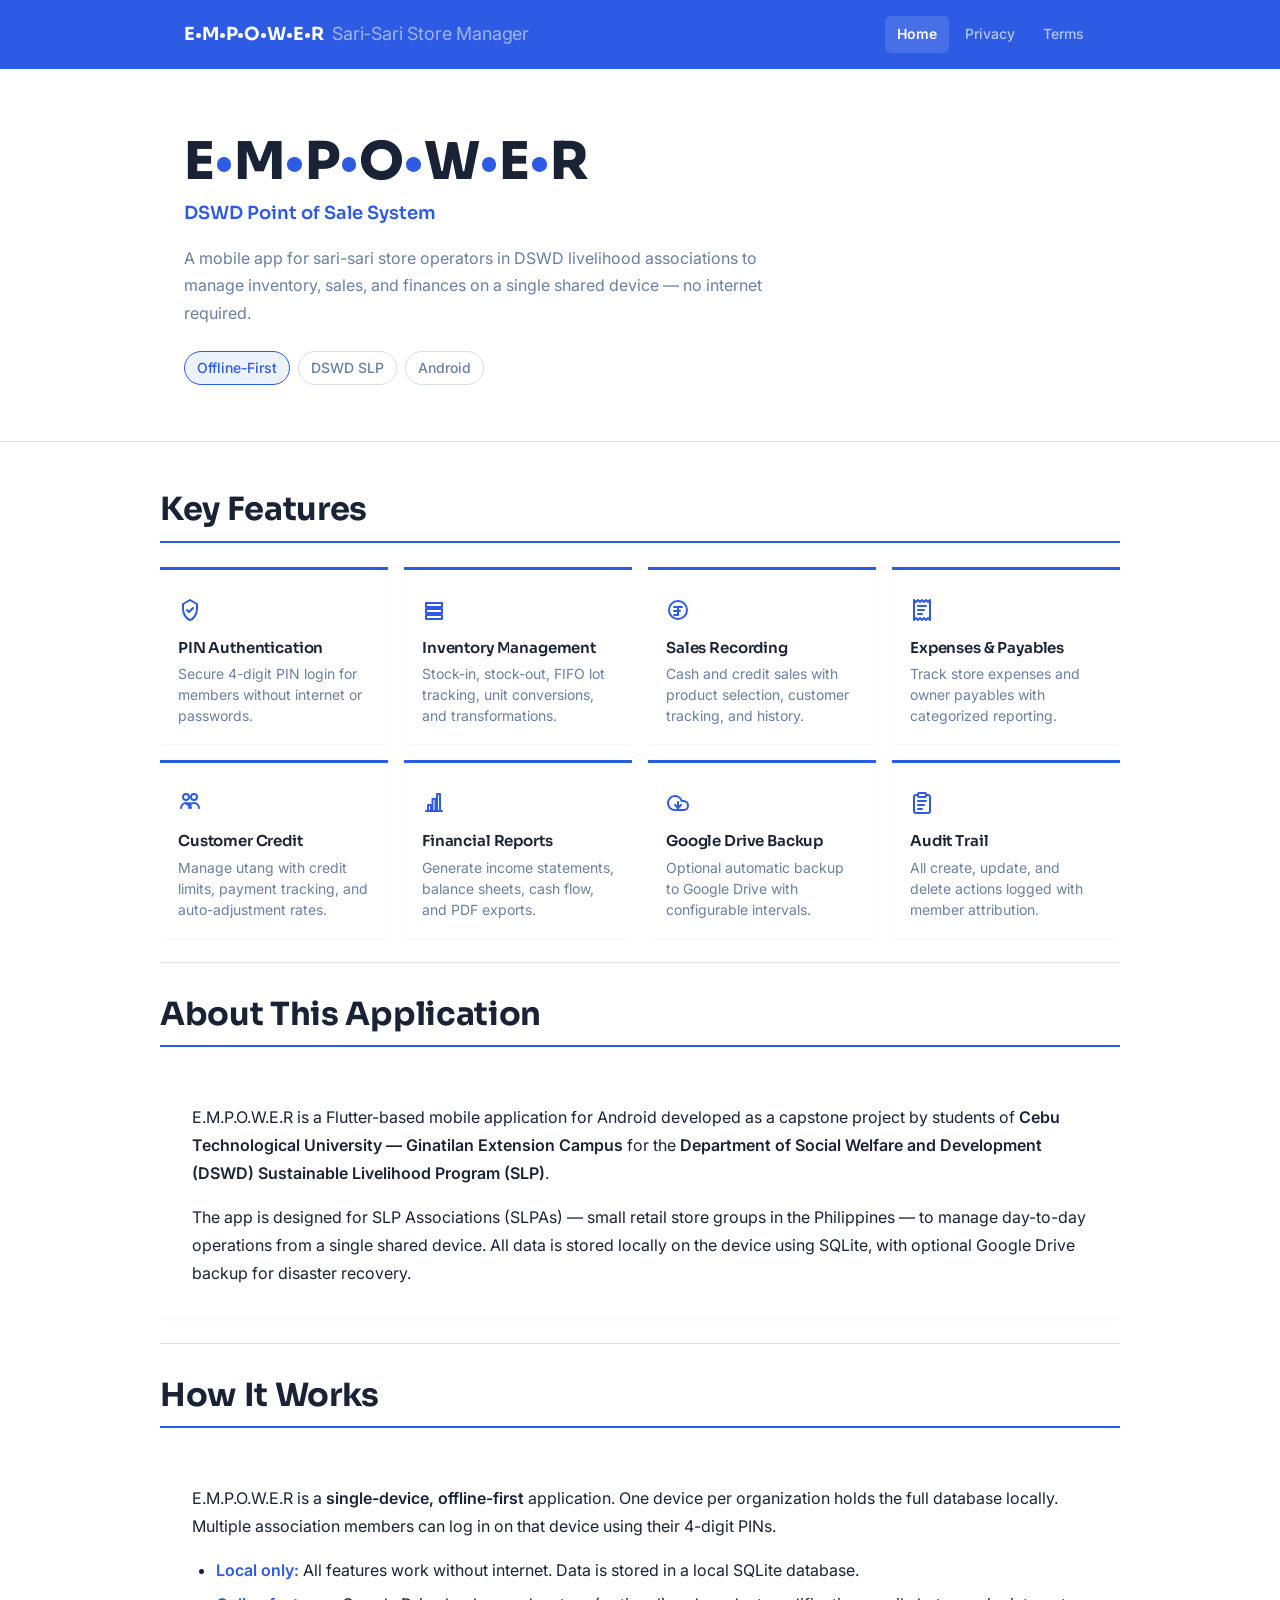
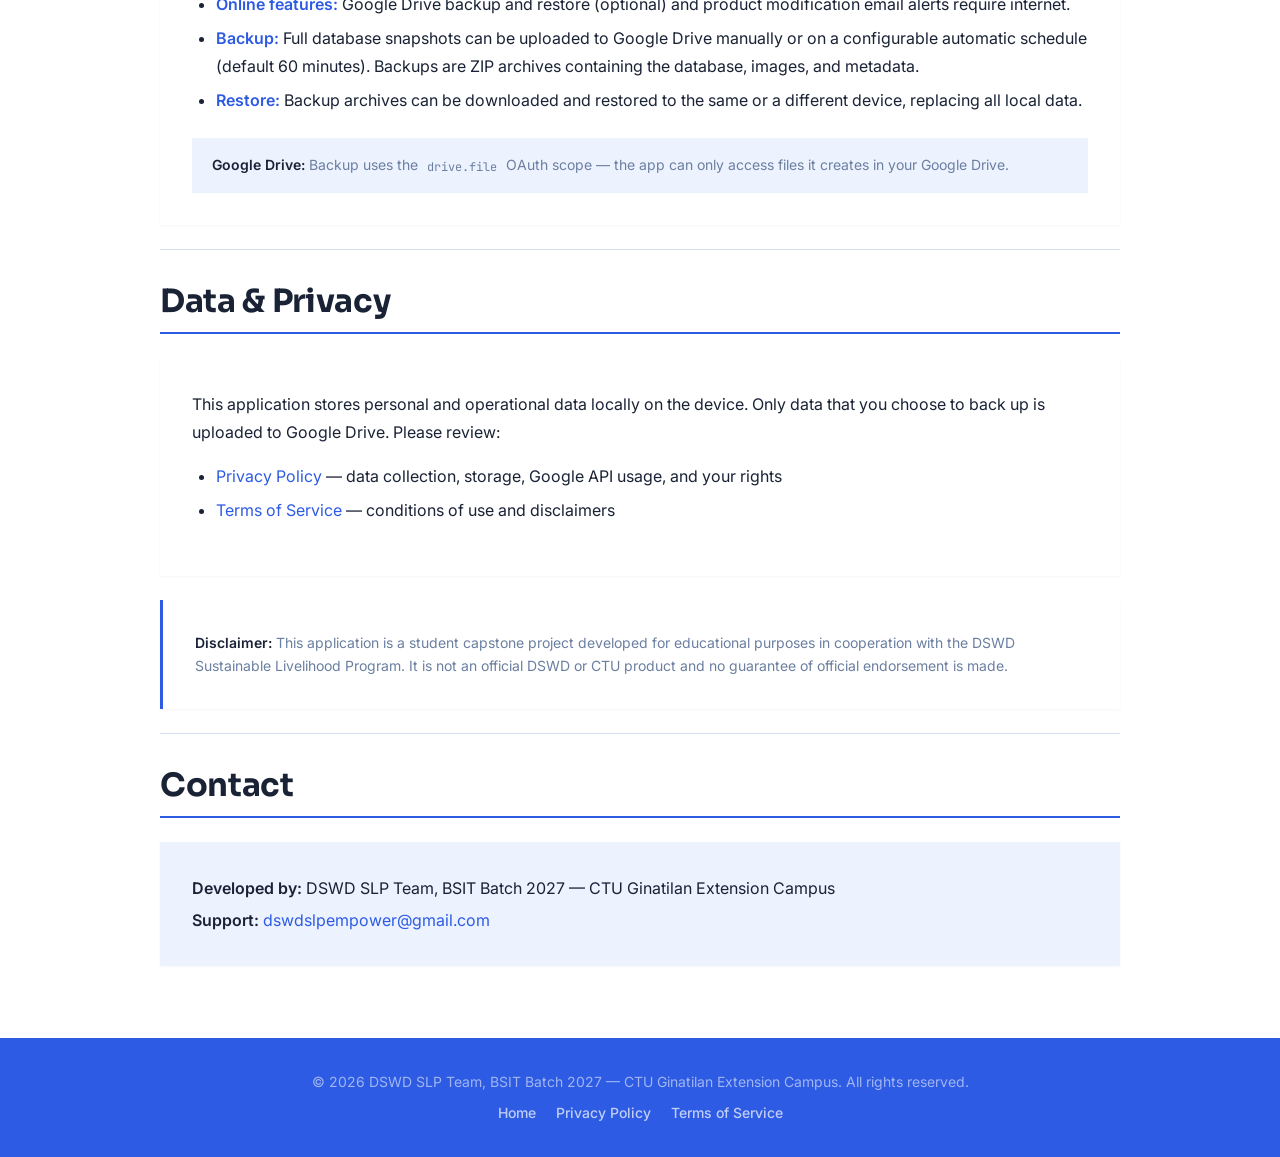
<file: index.html>
<!DOCTYPE html>
<html lang="en">
<head>
  <meta charset="UTF-8">
  <meta name="viewport" content="width=device-width, initial-scale=1.0">
  <title>E.M.P.O.W.E.R</title>
  <meta name="description" content="E.M.P.O.W.E.R is an offline-first mobile app for managing sari-sari store operations. Built for DSWD Sustainable Livelihood Program associations.">
  <meta property="og:title" content="E.M.P.O.W.E.R">
  <meta property="og:description" content="Offline-first mobile application for sari-sari store management. Inventory, sales, expenses, customer credit, and financial reports.">
  <meta property="og:type" content="website">
  <meta property="og:url" content="https://dswd-slp-empower.github.io/empower/">
  <link rel="stylesheet" href="styles.css">
</head>
<body>

<header class="site-header" role="banner">
  <div class="container">
    <a href="index.html" class="site-header__brand" aria-label="EMPOWER">
      E<span class="brand__dot" aria-hidden="true"></span>M<span class="brand__dot" aria-hidden="true"></span>P<span class="brand__dot" aria-hidden="true"></span>O<span class="brand__dot" aria-hidden="true"></span>W<span class="brand__dot" aria-hidden="true"></span>E<span class="brand__dot" aria-hidden="true"></span>R
      <span class="site-header__subtitle">Sari-Sari Store Manager</span>
    </a>
    <nav class="site-header__nav" role="navigation" aria-label="Main navigation">
      <a href="index.html" aria-current="page">Home</a>
      <a href="privacy.html">Privacy</a>
      <a href="terms.html">Terms</a>
    </nav>
  </div>
</header>

<main role="main">

  <section class="hero">
    <div class="container">
      <h1 class="hero__title" aria-label="EMPOWER">
        E<span class="hero__dot" aria-hidden="true"></span>M<span class="hero__dot" aria-hidden="true"></span>P<span class="hero__dot" aria-hidden="true"></span>O<span class="hero__dot" aria-hidden="true"></span>W<span class="hero__dot" aria-hidden="true"></span>E<span class="hero__dot" aria-hidden="true"></span>R
      </h1>
      <p class="hero__tagline">DSWD Point of Sale System</p>
      <p class="hero__description">A mobile app for sari-sari store operators in DSWD livelihood associations to manage inventory, sales, and finances on a single shared device — no internet required.</p>
      <div class="hero__badges">
        <span class="badge badge--accent">Offline-First</span>
        <span class="badge">DSWD SLP</span>
        <span class="badge">Android</span>
      </div>
    </div>
  </section>

  <div class="container main-content">

    <section class="content-section">
      <h2 class="section-header section-header--first">Key Features</h2>
      <div class="features">

        <article class="feature-card">
          <div class="feature-card__icon" aria-hidden="true">
            <svg viewBox="0 0 24 24" fill="none" stroke="currentColor" stroke-width="2" stroke-linecap="round" stroke-linejoin="round">
              <path d="M12 2l7 4v5c0 5.25-3.5 10-7 11-3.5-1-7-5.75-7-11V6l7-4z"/>
              <polyline points="9 12 11 14 15 10"/>
            </svg>
          </div>
          <h3 class="feature-card__title">PIN Authentication</h3>
          <p class="feature-card__text">Secure 4-digit PIN login for members without internet or passwords.</p>
        </article>

        <article class="feature-card">
          <div class="feature-card__icon" aria-hidden="true">
            <svg viewBox="0 0 24 24" fill="none" stroke="currentColor" stroke-width="2" stroke-linecap="round" stroke-linejoin="round">
              <path d="M4 5h16v4H4z"/>
              <path d="M4 11h16v4H4z"/>
              <path d="M4 17h16v4H4z"/>
            </svg>
          </div>
          <h3 class="feature-card__title">Inventory Management</h3>
          <p class="feature-card__text">Stock-in, stock-out, FIFO lot tracking, unit conversions, and transformations.</p>
        </article>

        <article class="feature-card">
          <div class="feature-card__icon" aria-hidden="true">
            <svg viewBox="0 0 24 24" fill="none" stroke="currentColor" stroke-width="2" stroke-linecap="round">
              <circle cx="12" cy="12" r="9"/>
              <line x1="8" y1="9" x2="16" y2="9"/>
              <line x1="12" y1="9" x2="12" y2="17"/>
              <line x1="8" y1="13" x2="14" y2="13"/>
              <line x1="8" y1="17" x2="12" y2="17"/>
            </svg>
          </div>
          <h3 class="feature-card__title">Sales Recording</h3>
          <p class="feature-card__text">Cash and credit sales with product selection, customer tracking, and history.</p>
        </article>

        <article class="feature-card">
          <div class="feature-card__icon" aria-hidden="true">
            <svg viewBox="0 0 24 24" fill="none" stroke="currentColor" stroke-width="2" stroke-linecap="round" stroke-linejoin="round">
              <path d="M4 2v20l2-2 2 2 2-2 2 2 2-2 2 2 2-2 2 2V2l-2 2-2-2-2 2-2-2-2 2-2-2-2 2-2-2z"/>
              <line x1="8" y1="8" x2="16" y2="8"/>
              <line x1="8" y1="12" x2="14" y2="12"/>
              <line x1="8" y1="16" x2="12" y2="16"/>
            </svg>
          </div>
          <h3 class="feature-card__title">Expenses &amp; Payables</h3>
          <p class="feature-card__text">Track store expenses and owner payables with categorized reporting.</p>
        </article>

        <article class="feature-card">
          <div class="feature-card__icon" aria-hidden="true">
            <svg viewBox="0 0 24 24" fill="none" stroke="currentColor" stroke-width="2" stroke-linecap="round" stroke-linejoin="round">
              <circle cx="8" cy="6" r="3"/>
              <circle cx="16" cy="6" r="3"/>
              <path d="M3 17c0-2.5 2-5 5-5s5 2.5 5 5"/>
              <path d="M11 17c0-2.5 2-5 5-5s5 2.5 5 5"/>
              <path d="M8 12l2 2 2-2"/>
            </svg>
          </div>
          <h3 class="feature-card__title">Customer Credit</h3>
          <p class="feature-card__text">Manage utang with credit limits, payment tracking, and auto-adjustment rates.</p>
        </article>

        <article class="feature-card">
          <div class="feature-card__icon" aria-hidden="true">
            <svg viewBox="0 0 24 24" fill="none" stroke="currentColor" stroke-width="2" stroke-linecap="round" stroke-linejoin="round">
              <line x1="4" y1="20" x2="20" y2="20"/>
              <rect x="6" y="14" width="3" height="6"/>
              <rect x="10.5" y="8" width="3" height="12"/>
              <rect x="15" y="3" width="3" height="17"/>
            </svg>
          </div>
          <h3 class="feature-card__title">Financial Reports</h3>
          <p class="feature-card__text">Generate income statements, balance sheets, cash flow, and PDF exports.</p>
        </article>

        <article class="feature-card">
          <div class="feature-card__icon" aria-hidden="true">
            <svg viewBox="0 0 24 24" fill="none" stroke="currentColor" stroke-width="2" stroke-linecap="round" stroke-linejoin="round">
              <path d="M17.5 19H9a7 7 0 1 1 6.71-9h1.79a4.5 4.5 0 1 1 0 9z"/>
              <line x1="12" y1="11" x2="12" y2="17"/>
              <polyline points="9 14 12 17 15 14"/>
            </svg>
          </div>
          <h3 class="feature-card__title">Google Drive Backup</h3>
          <p class="feature-card__text">Optional automatic backup to Google Drive with configurable intervals.</p>
        </article>

        <article class="feature-card">
          <div class="feature-card__icon" aria-hidden="true">
            <svg viewBox="0 0 24 24" fill="none" stroke="currentColor" stroke-width="2" stroke-linecap="round" stroke-linejoin="round">
              <path d="M16 4h2a2 2 0 0 1 2 2v14a2 2 0 0 1-2 2H6a2 2 0 0 1-2-2V6a2 2 0 0 1 2-2h2"/>
              <rect x="8" y="2" width="8" height="4" rx="1"/>
              <line x1="8" y1="10" x2="16" y2="10"/>
              <line x1="8" y1="14" x2="14" y2="14"/>
              <line x1="8" y1="18" x2="12" y2="18"/>
            </svg>
          </div>
          <h3 class="feature-card__title">Audit Trail</h3>
          <p class="feature-card__text">All create, update, and delete actions logged with member attribution.</p>
        </article>

      </div>
    </section>

    <section class="content-section">
      <h2 class="section-header">About This Application</h2>
      <div class="card">
        <p>E.M.P.O.W.E.R is a Flutter-based mobile application for Android developed as a capstone project by students of <strong>Cebu Technological University — Ginatilan Extension Campus</strong> for the <strong>Department of Social Welfare and Development (DSWD) Sustainable Livelihood Program (SLP)</strong>.</p>
        <p>The app is designed for SLP Associations (SLPAs) — small retail store groups in the Philippines — to manage day-to-day operations from a single shared device. All data is stored locally on the device using SQLite, with optional Google Drive backup for disaster recovery.</p>
      </div>
    </section>

    <section class="content-section">
      <h2 class="section-header">How It Works</h2>
      <div class="card">
        <p>E.M.P.O.W.E.R is a <strong>single-device, offline-first</strong> application. One device per organization holds the full database locally. Multiple association members can log in on that device using their 4-digit PINs.</p>
        <ul>
          <li><strong>Local only:</strong> All features work without internet. Data is stored in a local SQLite database.</li>
          <li><strong>Online features:</strong> Google Drive backup and restore (optional) and product modification email alerts require internet.</li>
          <li><strong>Backup:</strong> Full database snapshots can be uploaded to Google Drive manually or on a configurable automatic schedule (default 60 minutes). Backups are ZIP archives containing the database, images, and metadata.</li>
          <li><strong>Restore:</strong> Backup archives can be downloaded and restored to the same or a different device, replacing all local data.</li>
        </ul>
        <div class="hero-callout">
          <strong>Google Drive:</strong> Backup uses the <code>drive.file</code> OAuth scope — the app can only access files it creates in your Google Drive.
        </div>
      </div>
    </section>

    <section class="content-section">
      <h2 class="section-header">Data &amp; Privacy</h2>
      <div class="card">
        <p>This application stores personal and operational data locally on the device. Only data that you choose to back up is uploaded to Google Drive. Please review:</p>
        <ul>
          <li><a href="privacy.html">Privacy Policy</a> — data collection, storage, Google API usage, and your rights</li>
          <li><a href="terms.html">Terms of Service</a> — conditions of use and disclaimers</li>
        </ul>
      </div>
    </section>

    <section class="content-section">
      <div class="card card--notice">
        <div class="notice__text">
          <strong>Disclaimer:</strong> This application is a student capstone project developed for educational purposes in cooperation with the DSWD Sustainable Livelihood Program. It is not an official DSWD or CTU product and no guarantee of official endorsement is made.
        </div>
      </div>
    </section>

    <section class="content-section">
      <h2 class="section-header">Contact</h2>
      <div class="card card--surface">
        <p style="margin-bottom: 0.25rem;"><strong>Developed by:</strong> DSWD SLP Team, BSIT Batch 2027 — CTU Ginatilan Extension Campus</p>
        <p><strong>Support:</strong> <a href="mailto:dswdslpempower@gmail.com">dswdslpempower@gmail.com</a></p>
      </div>
    </section>

  </div>
</main>

<footer class="site-footer" role="contentinfo">
  <div class="container">
    <p>&copy; 2026 DSWD SLP Team, BSIT Batch 2027 — CTU Ginatilan Extension Campus. All rights reserved.</p>
    <nav class="site-footer__links" aria-label="Footer navigation">
      <a href="index.html">Home</a>
      <a href="privacy.html">Privacy Policy</a>
      <a href="terms.html">Terms of Service</a>
    </nav>
  </div>
</footer>

</body>
</html>
</file>
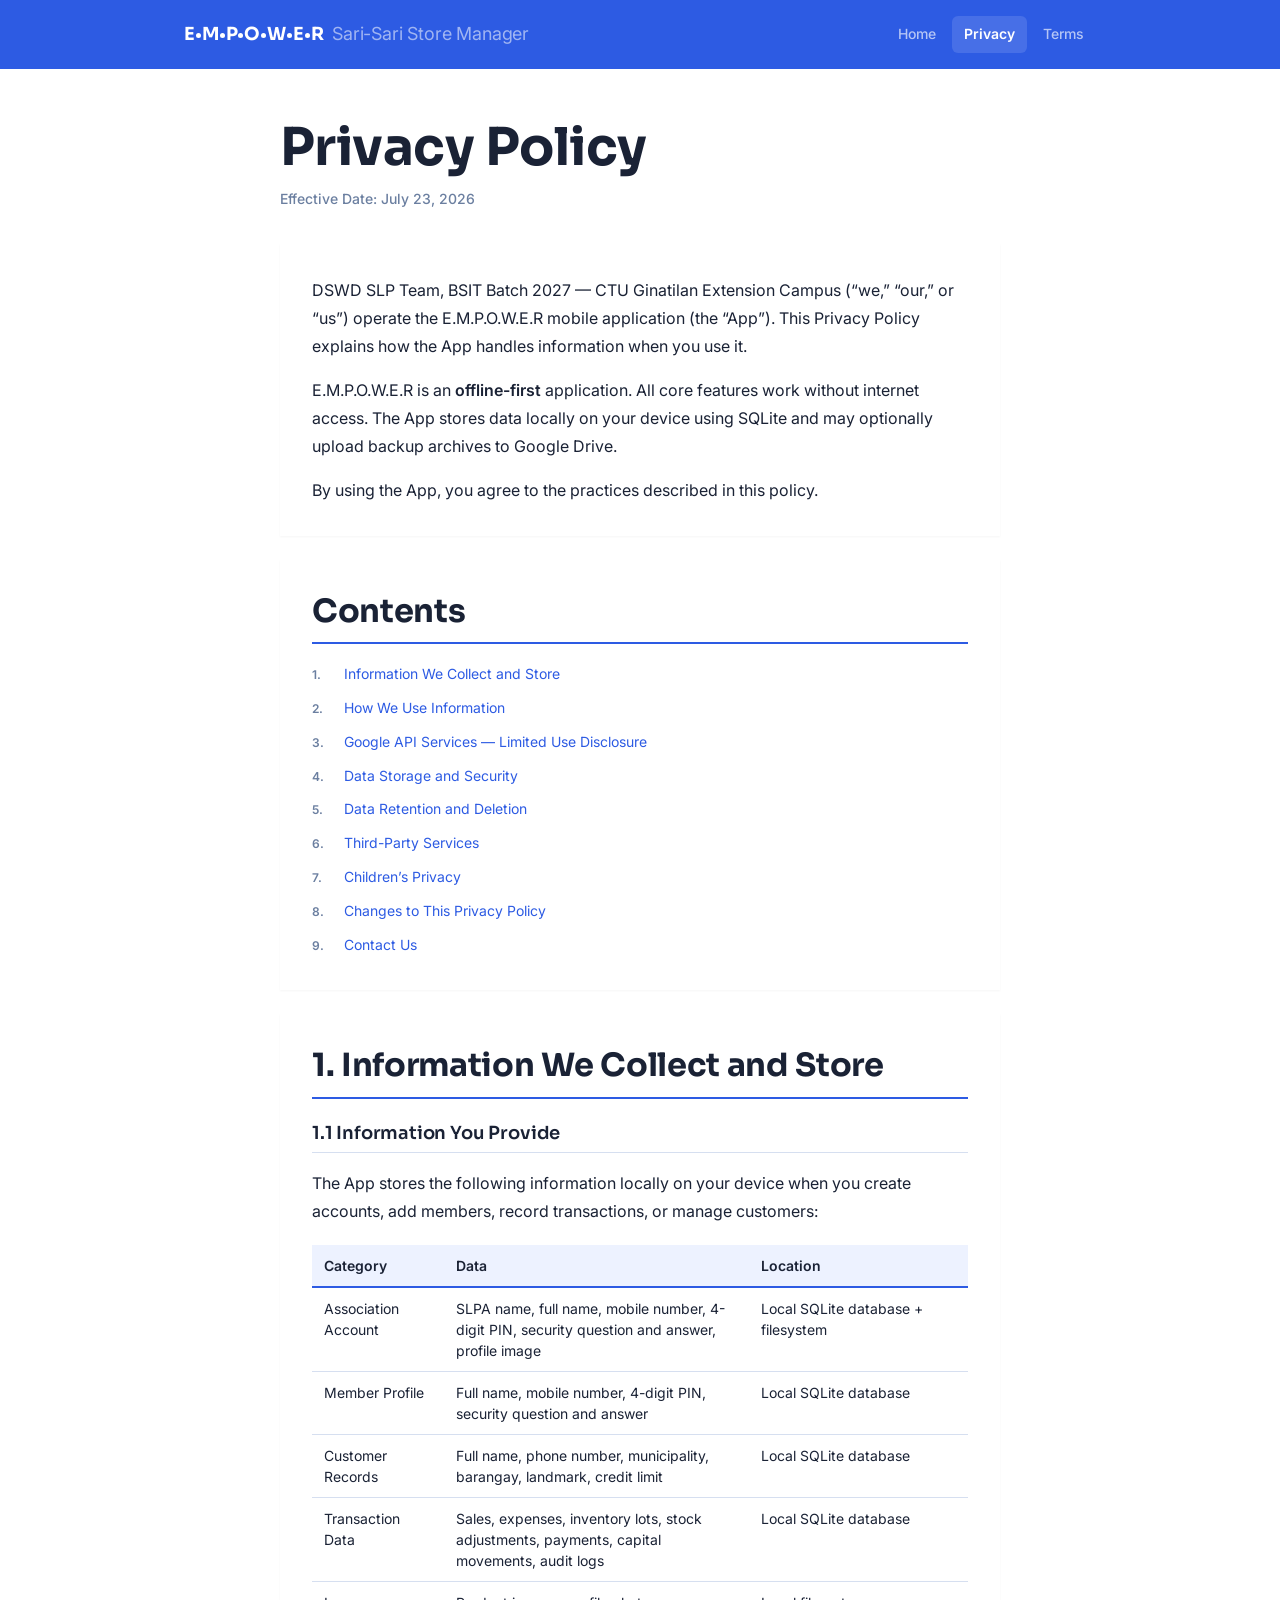
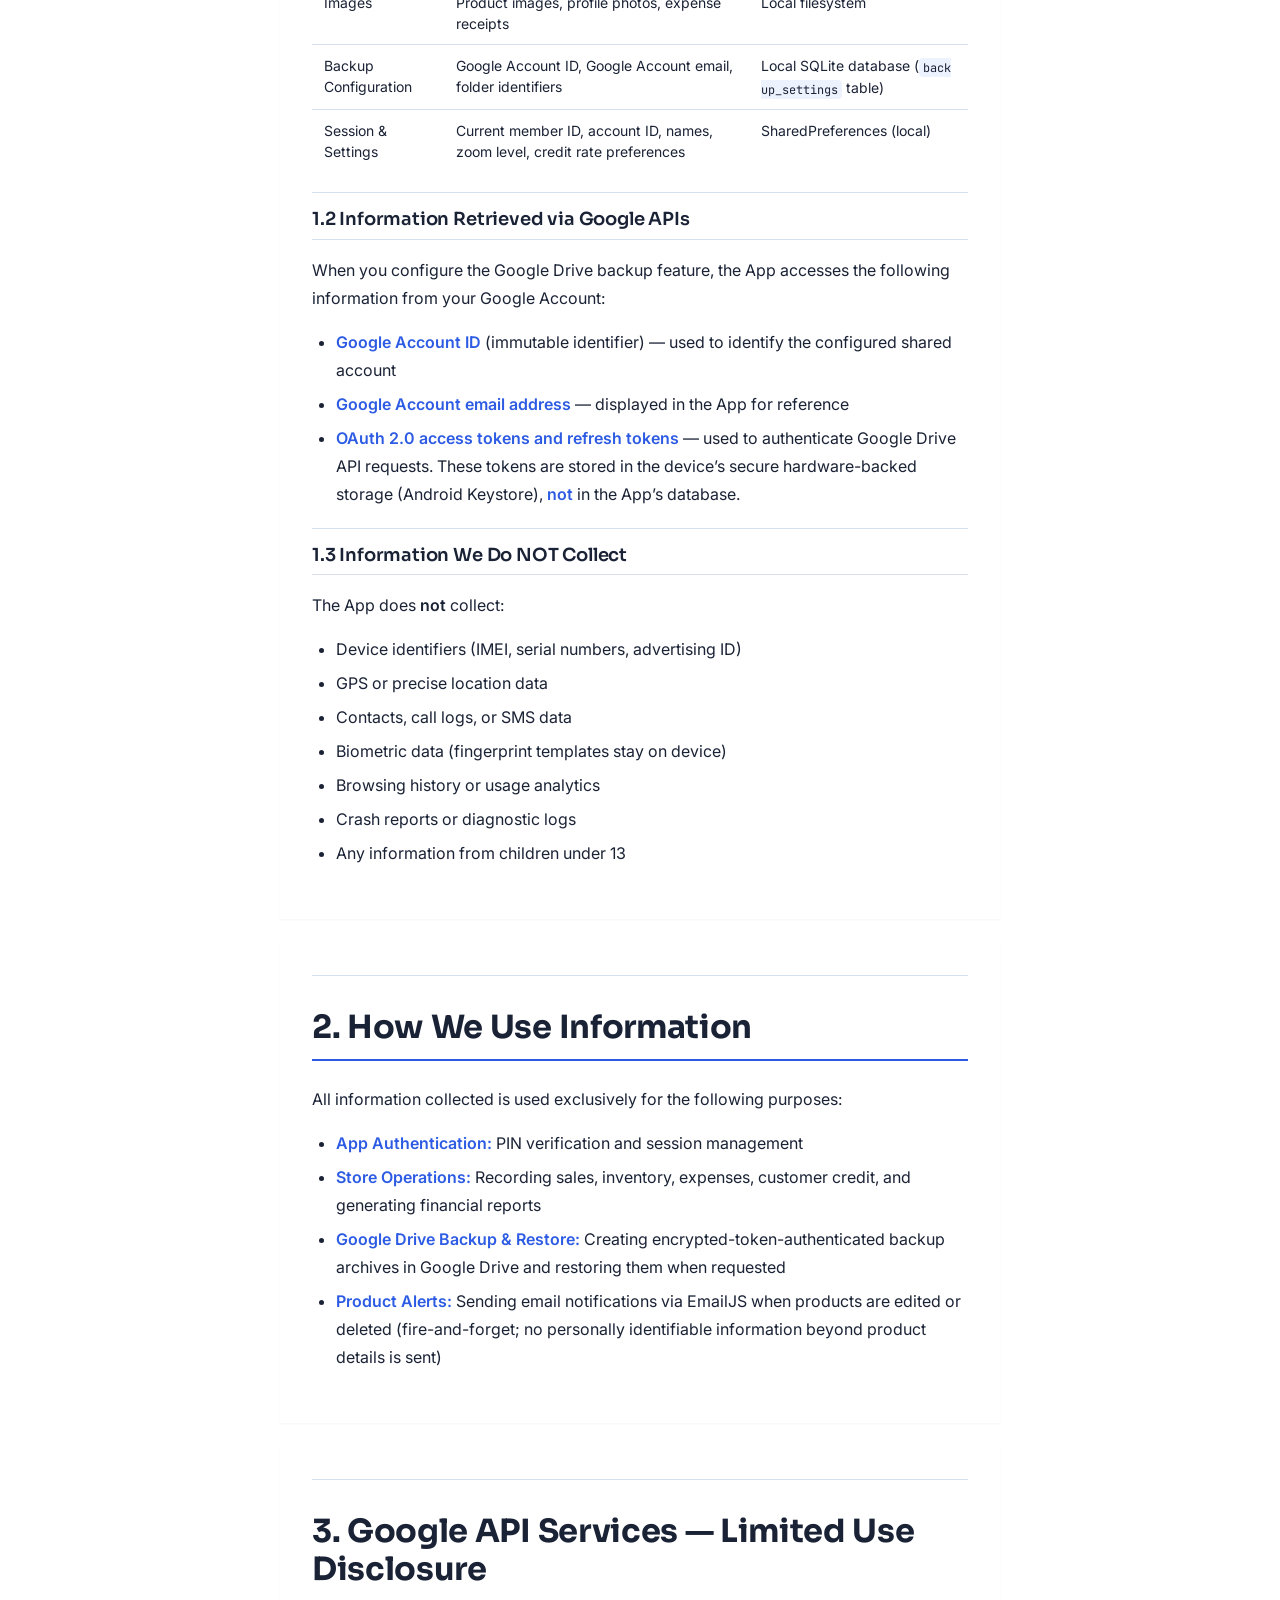
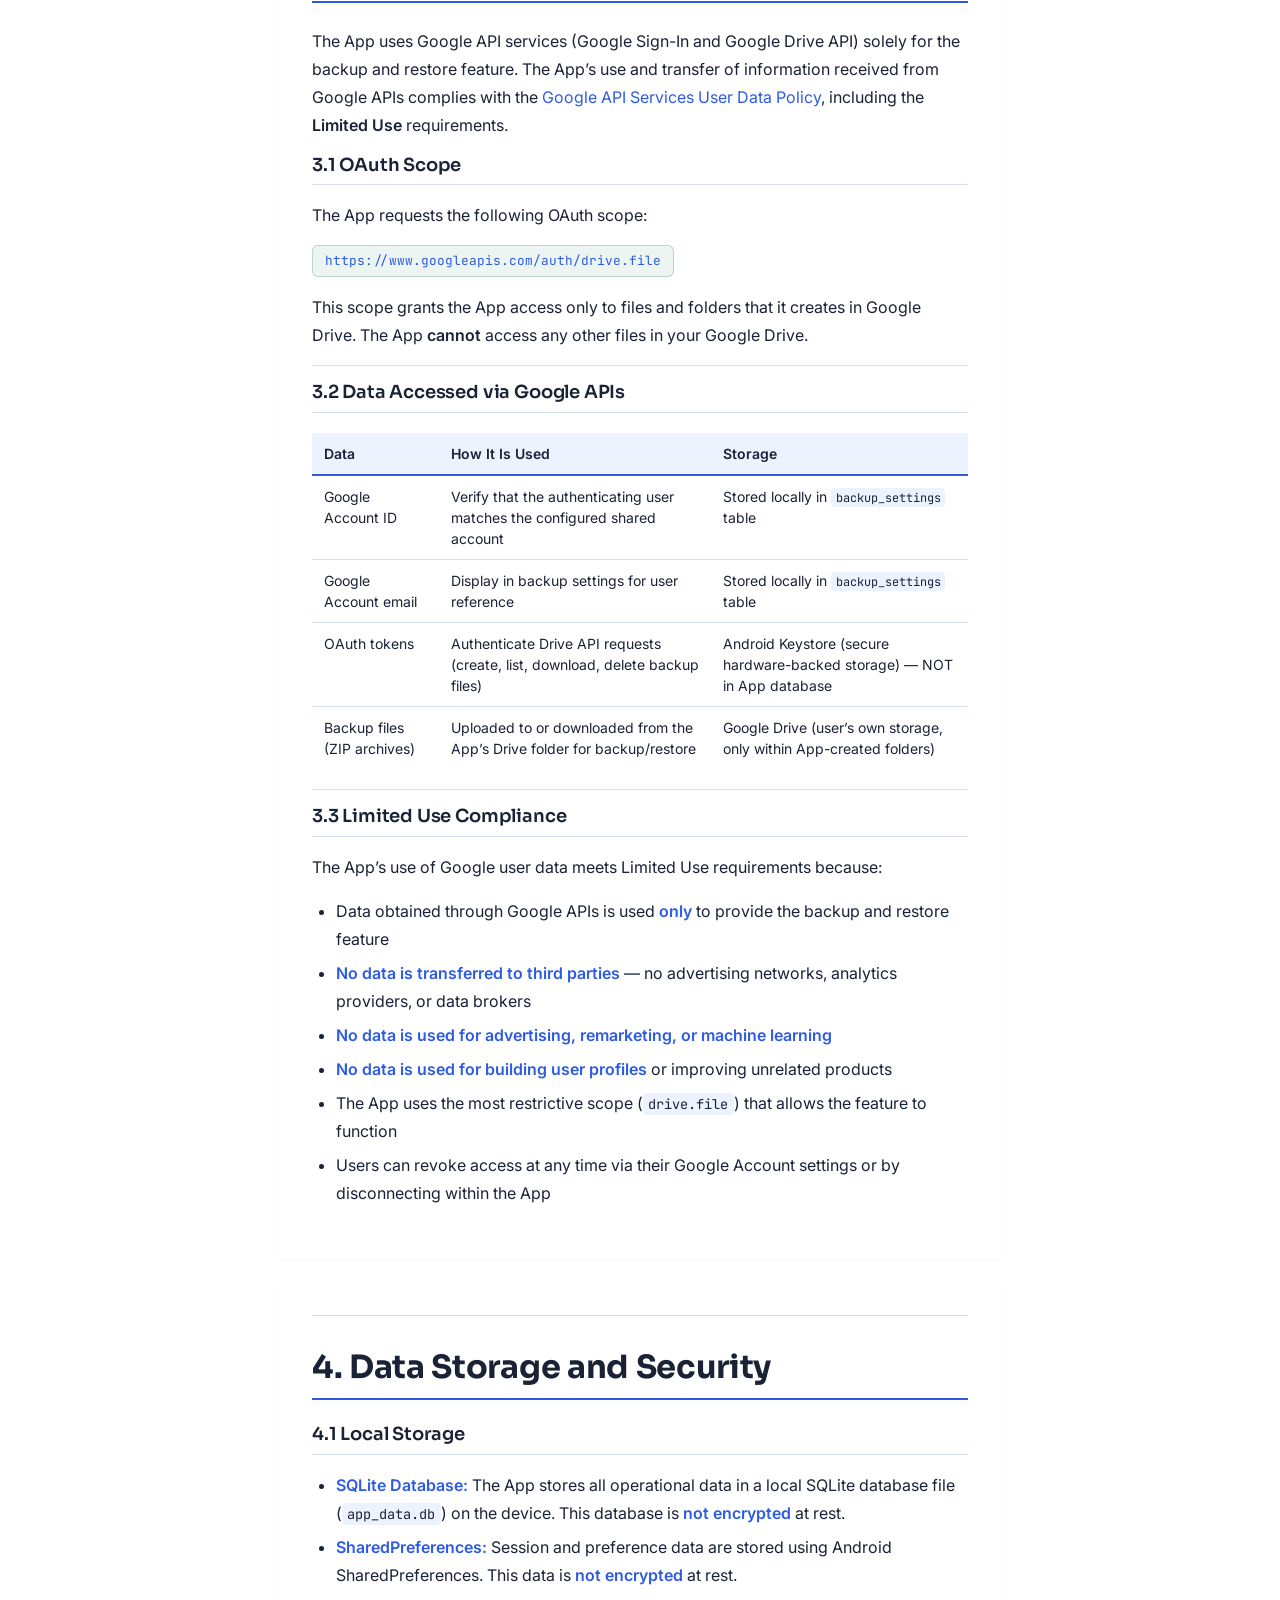
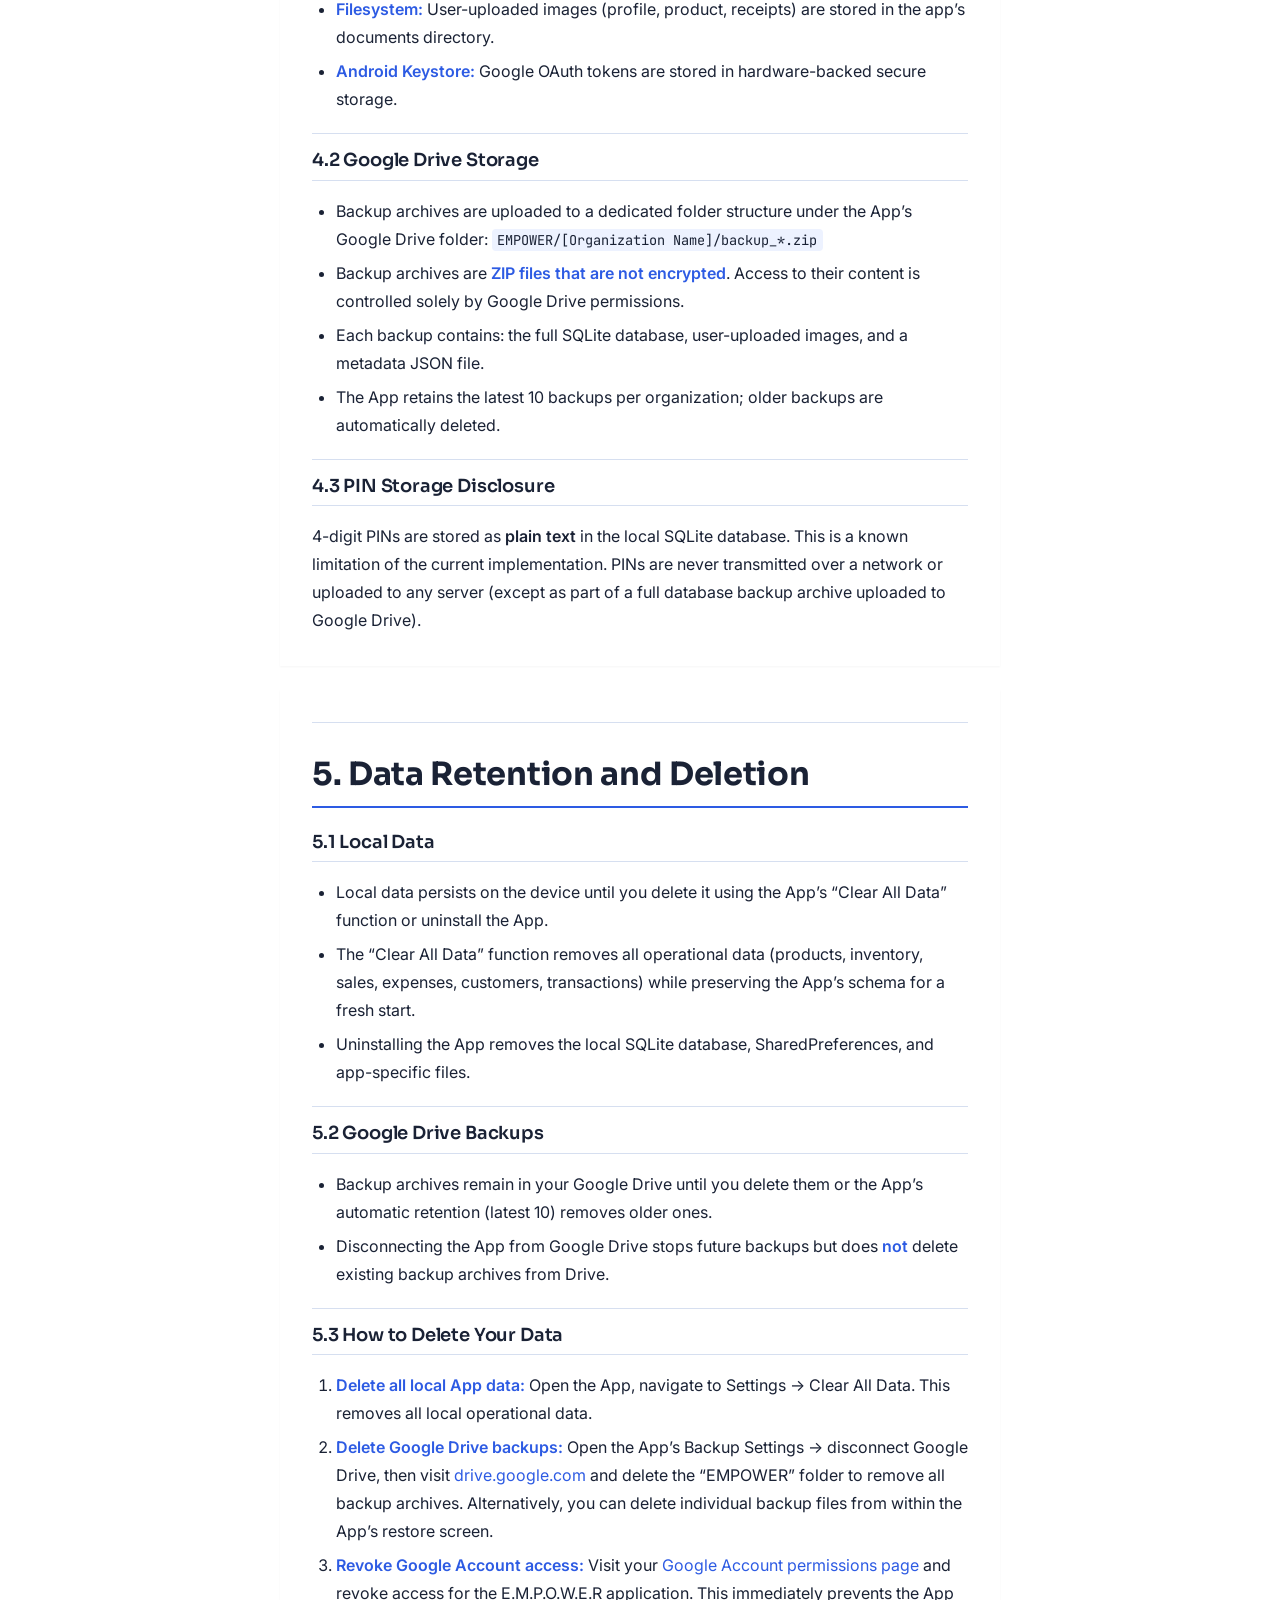
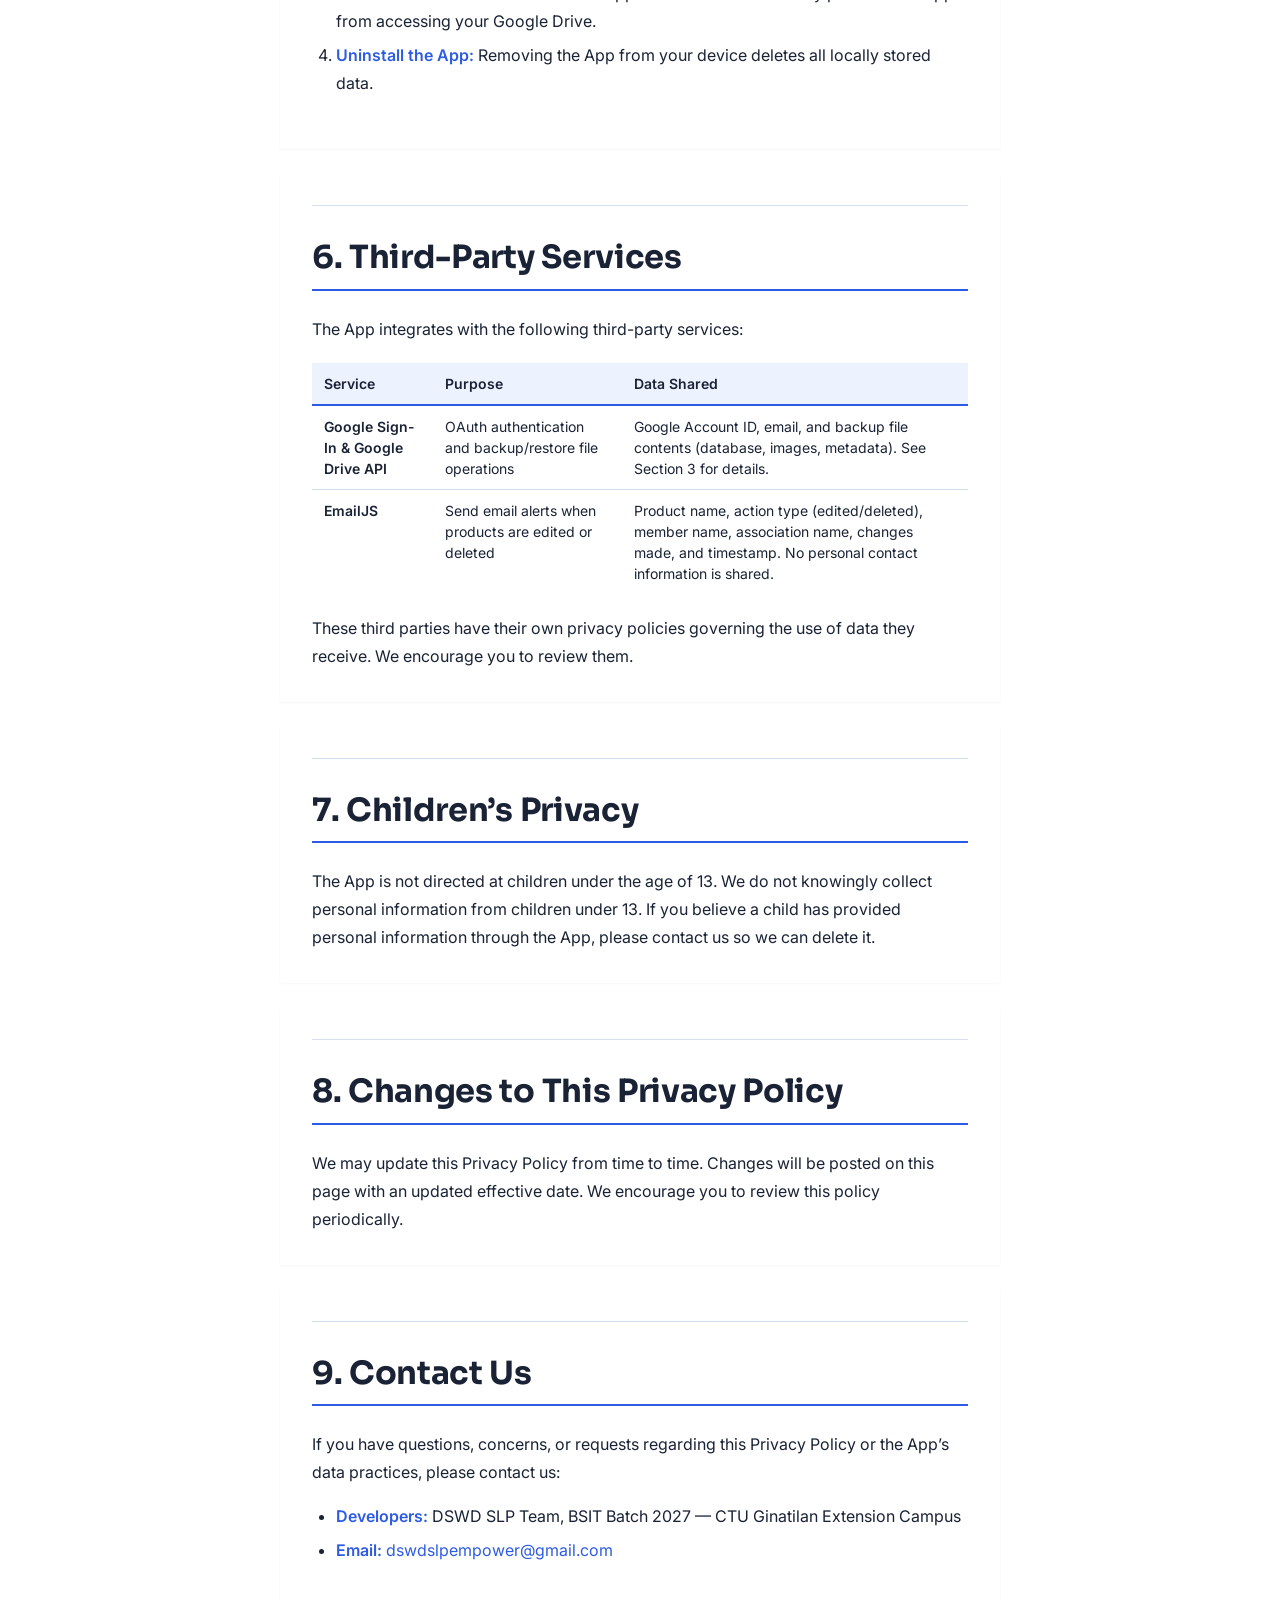
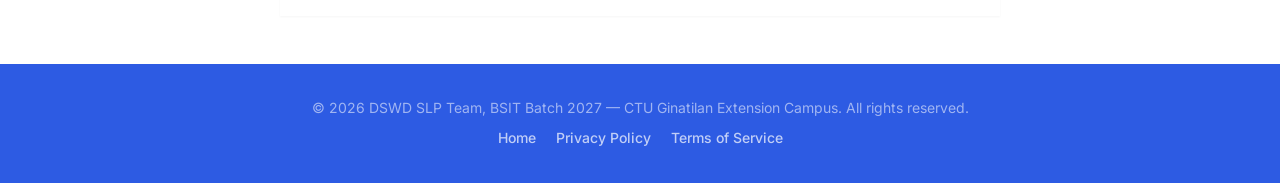
<file: privacy.html>
<!DOCTYPE html>
<html lang="en">
<head>
  <meta charset="UTF-8">
  <meta name="viewport" content="width=device-width, initial-scale=1.0">
  <title>Privacy Policy — E.M.P.O.W.E.R</title>
  <meta name="description" content="Privacy Policy for the E.M.P.O.W.E.R sari-sari store management application. Learn how we handle your data, including Google API Limited Use compliance.">
  <meta property="og:title" content="E.M.P.O.W.E.R">
  <meta name="description" content="Privacy Policy for the E.M.P.O.W.E.R sari-sari store management application. Learn how we handle your data, including Google API Limited Use compliance.">
  <meta property="og:title" content="E.M.P.O.W.E.R">
  <meta property="og:description" content="How E.M.P.O.W.E.R handles your data, including Google API Limited Use compliance and data deletion instructions.">
  <meta property="og:type" content="website">
  <meta property="og:url" content="https://dswd-slp-empower.github.io/empower/privacy.html">
  <link rel="stylesheet" href="styles.css">
</head>
<body>

<header class="site-header" role="banner">
  <div class="container">
    <a href="index.html" class="site-header__brand" aria-label="EMPOWER">
      E<span class="brand__dot" aria-hidden="true"></span>M<span class="brand__dot" aria-hidden="true"></span>P<span class="brand__dot" aria-hidden="true"></span>O<span class="brand__dot" aria-hidden="true"></span>W<span class="brand__dot" aria-hidden="true"></span>E<span class="brand__dot" aria-hidden="true"></span>R
      <span class="site-header__subtitle">Sari-Sari Store Manager</span>
    </a>
    <nav class="site-header__nav" role="navigation" aria-label="Main navigation">
      <a href="index.html">Home</a>
      <a href="privacy.html" aria-current="page">Privacy</a>
      <a href="terms.html">Terms</a>
    </nav>
  </div>
</header>

<main role="main">
  <div class="container container--narrow main-content">

    <div class="page-header">
      <h1>Privacy Policy</h1>
      <p class="effective-date">Effective Date: July 23, 2026</p>
    </div>

    <div class="card">
      <p>DSWD SLP Team, BSIT Batch 2027 — CTU Ginatilan Extension Campus (&ldquo;we,&rdquo; &ldquo;our,&rdquo; or &ldquo;us&rdquo;) operate the E.M.P.O.W.E.R mobile application (the &ldquo;App&rdquo;). This Privacy Policy explains how the App handles information when you use it.</p>
      <p>E.M.P.O.W.E.R is an <strong>offline-first</strong> application. All core features work without internet access. The App stores data locally on your device using SQLite and may optionally upload backup archives to Google Drive.</p>
      <p>By using the App, you agree to the practices described in this policy.</p>
    </div>

    <div class="card">
      <h2 class="section-header section-header--first" style="margin-bottom: 1rem;">Contents</h2>
      <ol class="toc">
        <li class="toc__item"><a href="#section-1"><span class="toc__num">1.</span> Information We Collect and Store</a></li>
        <li class="toc__item"><a href="#section-2"><span class="toc__num">2.</span> How We Use Information</a></li>
        <li class="toc__item"><a href="#section-3"><span class="toc__num">3.</span> Google API Services — Limited Use Disclosure</a></li>
        <li class="toc__item"><a href="#section-4"><span class="toc__num">4.</span> Data Storage and Security</a></li>
        <li class="toc__item"><a href="#section-5"><span class="toc__num">5.</span> Data Retention and Deletion</a></li>
        <li class="toc__item"><a href="#section-6"><span class="toc__num">6.</span> Third-Party Services</a></li>
        <li class="toc__item"><a href="#section-7"><span class="toc__num">7.</span> Children&rsquo;s Privacy</a></li>
        <li class="toc__item"><a href="#section-8"><span class="toc__num">8.</span> Changes to This Privacy Policy</a></li>
        <li class="toc__item"><a href="#section-9"><span class="toc__num">9.</span> Contact Us</a></li>
      </ol>
    </div>

    <section class="card" id="section-1">
      <h2 class="section-header section-header--first">1. Information We Collect and Store</h2>

      <h3 class="section-header--sm">1.1 Information You Provide</h3>
      <p>The App stores the following information locally on your device when you create accounts, add members, record transactions, or manage customers:</p>

      <div class="table-wrapper">
        <table>
          <thead>
            <tr>
              <th>Category</th>
              <th>Data</th>
              <th>Location</th>
            </tr>
          </thead>
          <tbody>
            <tr>
              <td>Association Account</td>
              <td>SLPA name, full name, mobile number, 4-digit PIN, security question and answer, profile image</td>
              <td>Local SQLite database + filesystem</td>
            </tr>
            <tr>
              <td>Member Profile</td>
              <td>Full name, mobile number, 4-digit PIN, security question and answer</td>
              <td>Local SQLite database</td>
            </tr>
            <tr>
              <td>Customer Records</td>
              <td>Full name, phone number, municipality, barangay, landmark, credit limit</td>
              <td>Local SQLite database</td>
            </tr>
            <tr>
              <td>Transaction Data</td>
              <td>Sales, expenses, inventory lots, stock adjustments, payments, capital movements, audit logs</td>
              <td>Local SQLite database</td>
            </tr>
            <tr>
              <td>Images</td>
              <td>Product images, profile photos, expense receipts</td>
              <td>Local filesystem</td>
            </tr>
            <tr>
              <td>Backup Configuration</td>
              <td>Google Account ID, Google Account email, folder identifiers</td>
              <td>Local SQLite database (<code>backup_settings</code> table)</td>
            </tr>
            <tr>
              <td>Session &amp; Settings</td>
              <td>Current member ID, account ID, names, zoom level, credit rate preferences</td>
              <td>SharedPreferences (local)</td>
            </tr>
          </tbody>
        </table>
      </div>

      <h3 class="section-header--sm">1.2 Information Retrieved via Google APIs</h3>
      <p>When you configure the Google Drive backup feature, the App accesses the following information from your Google Account:</p>
      <ul>
        <li><strong>Google Account ID</strong> (immutable identifier) — used to identify the configured shared account</li>
        <li><strong>Google Account email address</strong> — displayed in the App for reference</li>
        <li><strong>OAuth 2.0 access tokens and refresh tokens</strong> — used to authenticate Google Drive API requests. These tokens are stored in the device&rsquo;s secure hardware-backed storage (Android Keystore), <strong>not</strong> in the App&rsquo;s database.</li>
      </ul>

      <h3 class="section-header--sm">1.3 Information We Do NOT Collect</h3>
      <p>The App does <strong>not</strong> collect:</p>
      <ul>
        <li>Device identifiers (IMEI, serial numbers, advertising ID)</li>
        <li>GPS or precise location data</li>
        <li>Contacts, call logs, or SMS data</li>
        <li>Biometric data (fingerprint templates stay on device)</li>
        <li>Browsing history or usage analytics</li>
        <li>Crash reports or diagnostic logs</li>
        <li>Any information from children under 13</li>
      </ul>
    </section>

    <section class="card" id="section-2">
      <h2 class="section-header">2. How We Use Information</h2>
      <p>All information collected is used exclusively for the following purposes:</p>
      <ul>
        <li><strong>App Authentication:</strong> PIN verification and session management</li>
        <li><strong>Store Operations:</strong> Recording sales, inventory, expenses, customer credit, and generating financial reports</li>
        <li><strong>Google Drive Backup &amp; Restore:</strong> Creating encrypted-token-authenticated backup archives in Google Drive and restoring them when requested</li>
        <li><strong>Product Alerts:</strong> Sending email notifications via EmailJS when products are edited or deleted (fire-and-forget; no personally identifiable information beyond product details is sent)</li>
      </ul>
    </section>

    <section class="card" id="section-3">
      <h2 class="section-header">3. Google API Services — Limited Use Disclosure</h2>

      <p>The App uses Google API services (Google Sign-In and Google Drive API) solely for the backup and restore feature. The App&rsquo;s use and transfer of information received from Google APIs complies with the <a href="https://developers.google.com/terms/api-services-user-data-policy" target="_blank" rel="noopener">Google API Services User Data Policy</a>, including the <strong>Limited Use</strong> requirements.</p>

      <h3 class="section-header--sm">3.1 OAuth Scope</h3>
      <p>The App requests the following OAuth scope:</p>
      <p><span class="scope-badge">https://www.googleapis.com/auth/drive.file</span></p>
      <p>This scope grants the App access only to files and folders that it creates in Google Drive. The App <strong>cannot</strong> access any other files in your Google Drive.</p>

      <h3 class="section-header--sm">3.2 Data Accessed via Google APIs</h3>
      <div class="table-wrapper">
        <table>
          <thead>
            <tr>
              <th>Data</th>
              <th>How It Is Used</th>
              <th>Storage</th>
            </tr>
          </thead>
          <tbody>
            <tr>
              <td>Google Account ID</td>
              <td>Verify that the authenticating user matches the configured shared account</td>
              <td>Stored locally in <code>backup_settings</code> table</td>
            </tr>
            <tr>
              <td>Google Account email</td>
              <td>Display in backup settings for user reference</td>
              <td>Stored locally in <code>backup_settings</code> table</td>
            </tr>
            <tr>
              <td>OAuth tokens</td>
              <td>Authenticate Drive API requests (create, list, download, delete backup files)</td>
              <td>Android Keystore (secure hardware-backed storage) — NOT in App database</td>
            </tr>
            <tr>
              <td>Backup files (ZIP archives)</td>
              <td>Uploaded to or downloaded from the App&rsquo;s Drive folder for backup/restore</td>
              <td>Google Drive (user&rsquo;s own storage, only within App-created folders)</td>
            </tr>
          </tbody>
        </table>
      </div>

      <h3 class="section-header--sm">3.3 Limited Use Compliance</h3>
      <p>The App&rsquo;s use of Google user data meets Limited Use requirements because:</p>
      <ul>
        <li>Data obtained through Google APIs is used <strong>only</strong> to provide the backup and restore feature</li>
        <li><strong>No data is transferred to third parties</strong> — no advertising networks, analytics providers, or data brokers</li>
        <li><strong>No data is used for advertising, remarketing, or machine learning</strong></li>
        <li><strong>No data is used for building user profiles</strong> or improving unrelated products</li>
        <li>The App uses the most restrictive scope (<code>drive.file</code>) that allows the feature to function</li>
        <li>Users can revoke access at any time via their Google Account settings or by disconnecting within the App</li>
      </ul>
    </section>

    <section class="card" id="section-4">
      <h2 class="section-header">4. Data Storage and Security</h2>

      <h3 class="section-header--sm">4.1 Local Storage</h3>
      <ul>
        <li><strong>SQLite Database:</strong> The App stores all operational data in a local SQLite database file (<code>app_data.db</code>) on the device. This database is <strong>not encrypted</strong> at rest.</li>
        <li><strong>SharedPreferences:</strong> Session and preference data are stored using Android SharedPreferences. This data is <strong>not encrypted</strong> at rest.</li>
        <li><strong>Filesystem:</strong> User-uploaded images (profile, product, receipts) are stored in the app&rsquo;s documents directory.</li>
        <li><strong>Android Keystore:</strong> Google OAuth tokens are stored in hardware-backed secure storage.</li>
      </ul>

      <h3 class="section-header--sm">4.2 Google Drive Storage</h3>
      <ul>
        <li>Backup archives are uploaded to a dedicated folder structure under the App&rsquo;s Google Drive folder: <code>EMPOWER/[Organization Name]/backup_*.zip</code></li>
        <li>Backup archives are <strong>ZIP files that are not encrypted</strong>. Access to their content is controlled solely by Google Drive permissions.</li>
        <li>Each backup contains: the full SQLite database, user-uploaded images, and a metadata JSON file.</li>
        <li>The App retains the latest 10 backups per organization; older backups are automatically deleted.</li>
      </ul>

      <h3 class="section-header--sm">4.3 PIN Storage Disclosure</h3>
      <p>4-digit PINs are stored as <strong>plain text</strong> in the local SQLite database. This is a known limitation of the current implementation. PINs are never transmitted over a network or uploaded to any server (except as part of a full database backup archive uploaded to Google Drive).</p>
    </section>

    <section class="card" id="section-5">
      <h2 class="section-header">5. Data Retention and Deletion</h2>

      <h3 class="section-header--sm">5.1 Local Data</h3>
      <ul>
        <li>Local data persists on the device until you delete it using the App&rsquo;s &ldquo;Clear All Data&rdquo; function or uninstall the App.</li>
        <li>The &ldquo;Clear All Data&rdquo; function removes all operational data (products, inventory, sales, expenses, customers, transactions) while preserving the App&rsquo;s schema for a fresh start.</li>
        <li>Uninstalling the App removes the local SQLite database, SharedPreferences, and app-specific files.</li>
      </ul>

      <h3 class="section-header--sm">5.2 Google Drive Backups</h3>
      <ul>
        <li>Backup archives remain in your Google Drive until you delete them or the App&rsquo;s automatic retention (latest 10) removes older ones.</li>
        <li>Disconnecting the App from Google Drive stops future backups but does <strong>not</strong> delete existing backup archives from Drive.</li>
      </ul>

      <h3 class="section-header--sm">5.3 How to Delete Your Data</h3>
      <ol>
        <li><strong>Delete all local App data:</strong> Open the App, navigate to Settings &rarr; Clear All Data. This removes all local operational data.</li>
        <li><strong>Delete Google Drive backups:</strong> Open the App&rsquo;s Backup Settings &rarr; disconnect Google Drive, then visit <a href="https://drive.google.com" target="_blank" rel="noopener">drive.google.com</a> and delete the &ldquo;EMPOWER&rdquo; folder to remove all backup archives. Alternatively, you can delete individual backup files from within the App&rsquo;s restore screen.</li>
        <li><strong>Revoke Google Account access:</strong> Visit your <a href="https://myaccount.google.com/permissions" target="_blank" rel="noopener">Google Account permissions page</a> and revoke access for the E.M.P.O.W.E.R application. This immediately prevents the App from accessing your Google Drive.</li>
        <li><strong>Uninstall the App:</strong> Removing the App from your device deletes all locally stored data.</li>
      </ol>
    </section>

    <section class="card" id="section-6">
      <h2 class="section-header">6. Third-Party Services</h2>
      <p>The App integrates with the following third-party services:</p>

      <div class="table-wrapper">
        <table>
          <thead>
            <tr>
              <th>Service</th>
              <th>Purpose</th>
              <th>Data Shared</th>
            </tr>
          </thead>
          <tbody>
            <tr>
              <td><strong>Google Sign-In &amp; Google Drive API</strong></td>
              <td>OAuth authentication and backup/restore file operations</td>
              <td>Google Account ID, email, and backup file contents (database, images, metadata). See Section 3 for details.</td>
            </tr>
            <tr>
              <td><strong>EmailJS</strong></td>
              <td>Send email alerts when products are edited or deleted</td>
              <td>Product name, action type (edited/deleted), member name, association name, changes made, and timestamp. No personal contact information is shared.</td>
            </tr>
          </tbody>
        </table>
      </div>
      <p>These third parties have their own privacy policies governing the use of data they receive. We encourage you to review them.</p>
    </section>

    <section class="card" id="section-7">
      <h2 class="section-header">7. Children&rsquo;s Privacy</h2>
      <p>The App is not directed at children under the age of 13. We do not knowingly collect personal information from children under 13. If you believe a child has provided personal information through the App, please contact us so we can delete it.</p>
    </section>

    <section class="card" id="section-8">
      <h2 class="section-header">8. Changes to This Privacy Policy</h2>
      <p>We may update this Privacy Policy from time to time. Changes will be posted on this page with an updated effective date. We encourage you to review this policy periodically.</p>
    </section>

    <section class="card" id="section-9">
      <h2 class="section-header">9. Contact Us</h2>
      <p>If you have questions, concerns, or requests regarding this Privacy Policy or the App&rsquo;s data practices, please contact us:</p>
      <ul>
        <li><strong>Developers:</strong> DSWD SLP Team, BSIT Batch 2027 — CTU Ginatilan Extension Campus</li>
        <li><strong>Email:</strong> <a href="mailto:dswdslpempower@gmail.com">dswdslpempower@gmail.com</a></li>
      </ul>
    </section>

  </div>
</main>

<footer class="site-footer" role="contentinfo">
  <div class="container">
    <p>&copy; 2026 DSWD SLP Team, BSIT Batch 2027 — CTU Ginatilan Extension Campus. All rights reserved.</p>
    <nav class="site-footer__links" aria-label="Footer navigation">
      <a href="index.html">Home</a>
      <a href="privacy.html">Privacy Policy</a>
      <a href="terms.html">Terms of Service</a>
    </nav>
  </div>
</footer>

</body>
</html>
</file>
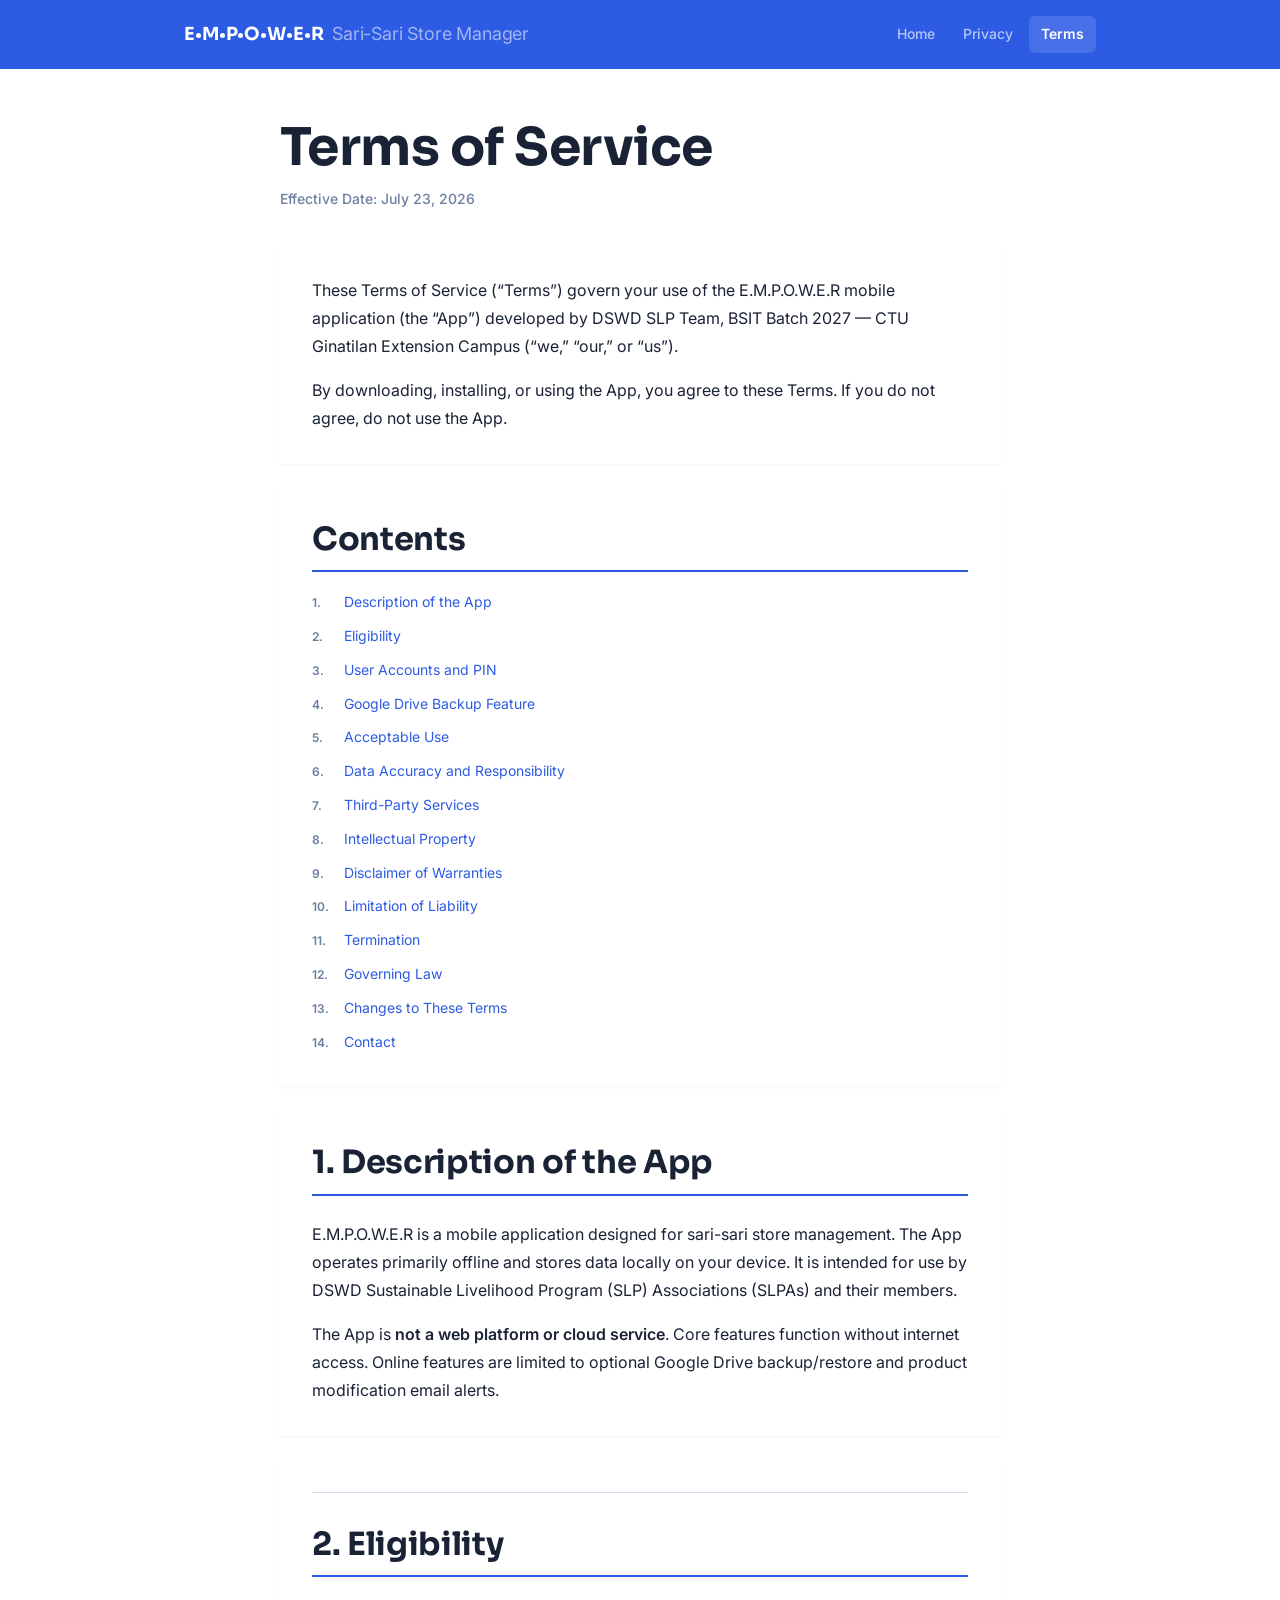
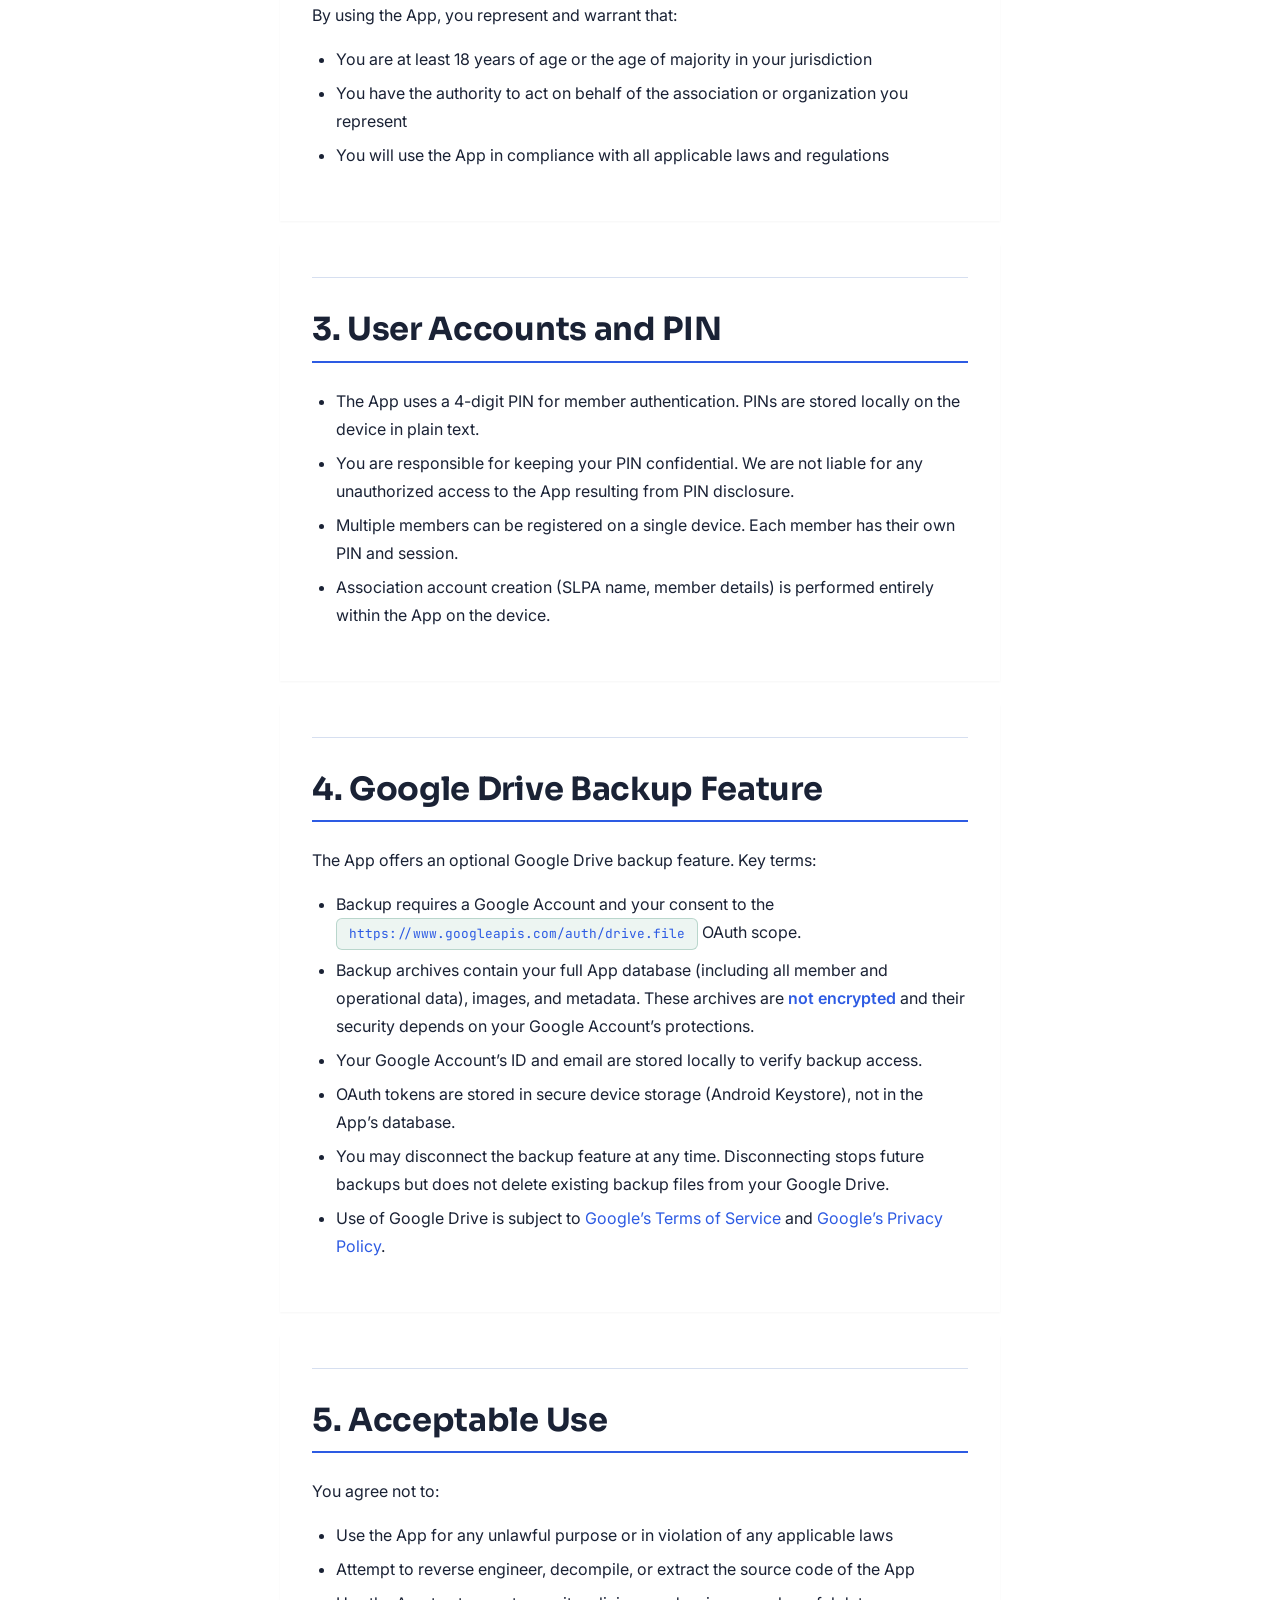
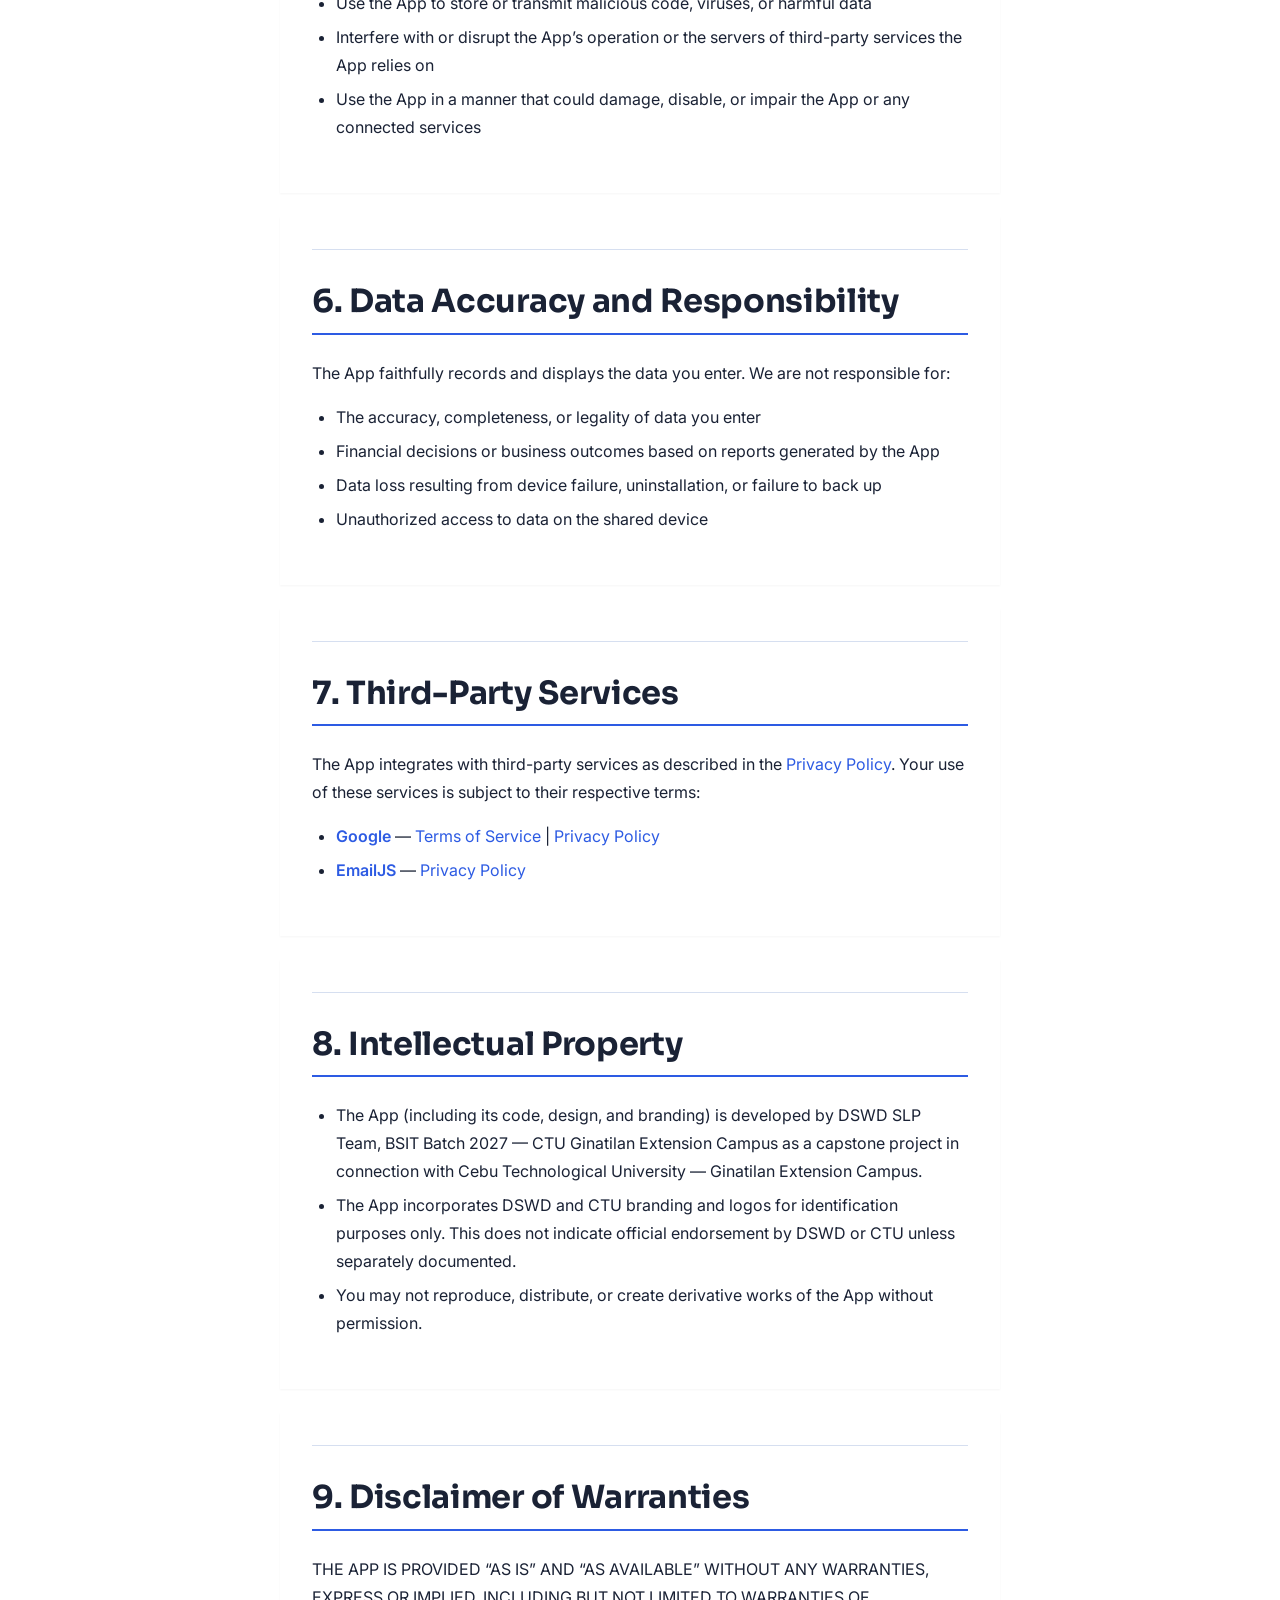
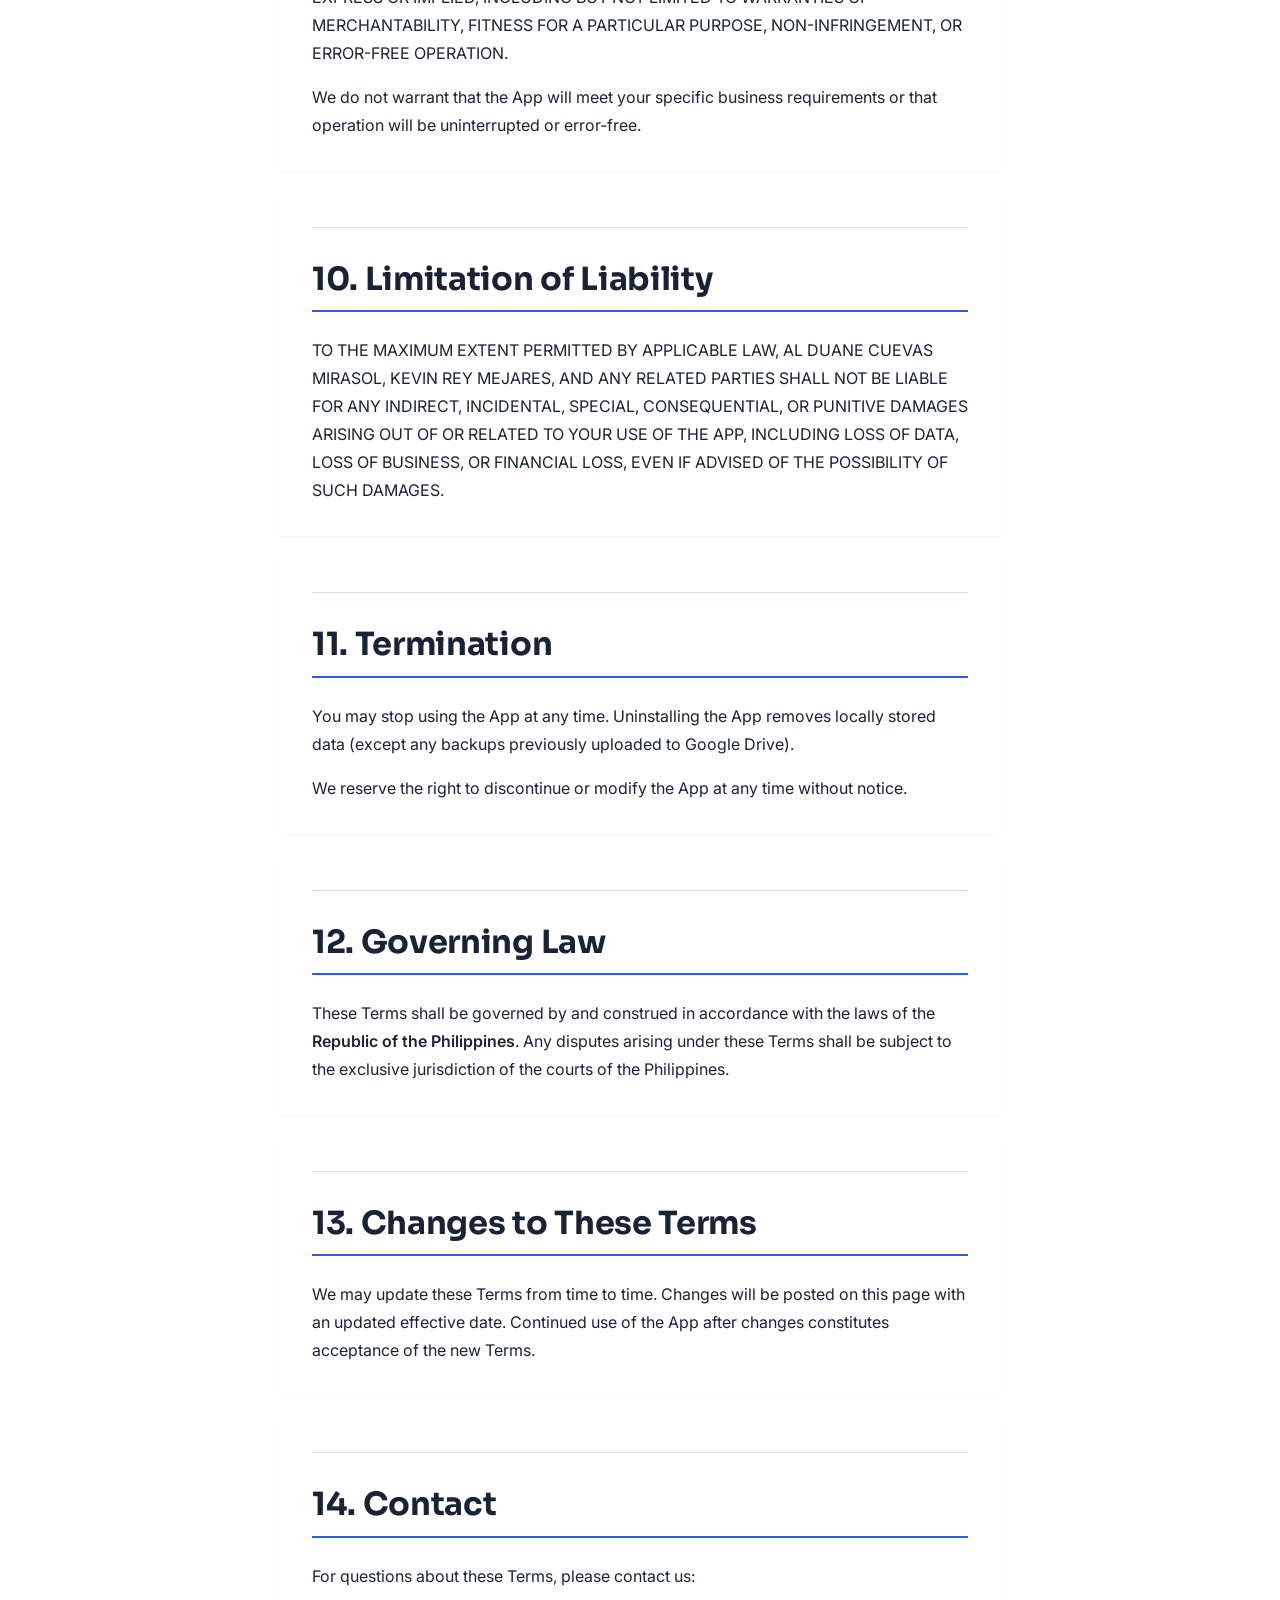
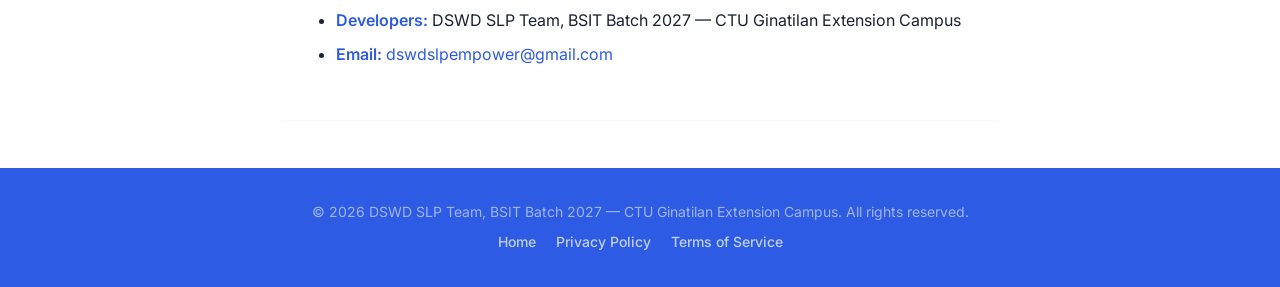
<file: terms.html>
<!DOCTYPE html>
<html lang="en">
<head>
  <meta charset="UTF-8">
  <meta name="viewport" content="width=device-width, initial-scale=1.0">
  <title>Terms of Service — E.M.P.O.W.E.R</title>
  <meta name="description" content="Terms of Service for the E.M.P.O.W.E.R sari-sari store management application. Conditions of use, disclaimers, and governing law.">
  <meta property="og:title" content="E.M.P.O.W.E.R">
  <meta name="description" content="Terms of Service for the E.M.P.O.W.E.R sari-sari store management application. Conditions of use, disclaimers, and governing law.">
  <meta property="og:title" content="E.M.P.O.W.E.R">
  <meta property="og:description" content="Terms governing the use of the E.M.P.O.W.E.R sari-sari store management application.">
  <meta property="og:type" content="website">
  <meta property="og:url" content="https://dswd-slp-empower.github.io/empower/terms.html">
  <link rel="stylesheet" href="styles.css">
</head>
<body>

<header class="site-header" role="banner">
  <div class="container">
    <a href="index.html" class="site-header__brand" aria-label="EMPOWER">
      E<span class="brand__dot" aria-hidden="true"></span>M<span class="brand__dot" aria-hidden="true"></span>P<span class="brand__dot" aria-hidden="true"></span>O<span class="brand__dot" aria-hidden="true"></span>W<span class="brand__dot" aria-hidden="true"></span>E<span class="brand__dot" aria-hidden="true"></span>R
      <span class="site-header__subtitle">Sari-Sari Store Manager</span>
    </a>
    <nav class="site-header__nav" role="navigation" aria-label="Main navigation">
      <a href="index.html">Home</a>
      <a href="privacy.html">Privacy</a>
      <a href="terms.html" aria-current="page">Terms</a>
    </nav>
  </div>
</header>

<main role="main">
  <div class="container container--narrow main-content">

    <div class="page-header">
      <h1>Terms of Service</h1>
      <p class="effective-date">Effective Date: July 23, 2026</p>
    </div>

    <div class="card">
      <p>These Terms of Service (&ldquo;Terms&rdquo;) govern your use of the E.M.P.O.W.E.R mobile application (the &ldquo;App&rdquo;) developed by DSWD SLP Team, BSIT Batch 2027 — CTU Ginatilan Extension Campus (&ldquo;we,&rdquo; &ldquo;our,&rdquo; or &ldquo;us&rdquo;).</p>
      <p>By downloading, installing, or using the App, you agree to these Terms. If you do not agree, do not use the App.</p>
    </div>

    <div class="card">
      <h2 class="section-header section-header--first" style="margin-bottom: 1rem;">Contents</h2>
      <ol class="toc">
        <li class="toc__item"><a href="#section-1"><span class="toc__num">1.</span> Description of the App</a></li>
        <li class="toc__item"><a href="#section-2"><span class="toc__num">2.</span> Eligibility</a></li>
        <li class="toc__item"><a href="#section-3"><span class="toc__num">3.</span> User Accounts and PIN</a></li>
        <li class="toc__item"><a href="#section-4"><span class="toc__num">4.</span> Google Drive Backup Feature</a></li>
        <li class="toc__item"><a href="#section-5"><span class="toc__num">5.</span> Acceptable Use</a></li>
        <li class="toc__item"><a href="#section-6"><span class="toc__num">6.</span> Data Accuracy and Responsibility</a></li>
        <li class="toc__item"><a href="#section-7"><span class="toc__num">7.</span> Third-Party Services</a></li>
        <li class="toc__item"><a href="#section-8"><span class="toc__num">8.</span> Intellectual Property</a></li>
        <li class="toc__item"><a href="#section-9"><span class="toc__num">9.</span> Disclaimer of Warranties</a></li>
        <li class="toc__item"><a href="#section-10"><span class="toc__num">10.</span> Limitation of Liability</a></li>
        <li class="toc__item"><a href="#section-11"><span class="toc__num">11.</span> Termination</a></li>
        <li class="toc__item"><a href="#section-12"><span class="toc__num">12.</span> Governing Law</a></li>
        <li class="toc__item"><a href="#section-13"><span class="toc__num">13.</span> Changes to These Terms</a></li>
        <li class="toc__item"><a href="#section-14"><span class="toc__num">14.</span> Contact</a></li>
      </ol>
    </div>

    <section class="card" id="section-1">
      <h2 class="section-header section-header--first">1. Description of the App</h2>
      <p>E.M.P.O.W.E.R is a mobile application designed for sari-sari store management. The App operates primarily offline and stores data locally on your device. It is intended for use by DSWD Sustainable Livelihood Program (SLP) Associations (SLPAs) and their members.</p>
      <p>The App is <strong>not a web platform or cloud service</strong>. Core features function without internet access. Online features are limited to optional Google Drive backup/restore and product modification email alerts.</p>
    </section>

    <section class="card" id="section-2">
      <h2 class="section-header">2. Eligibility</h2>
      <p>By using the App, you represent and warrant that:</p>
      <ul>
        <li>You are at least 18 years of age or the age of majority in your jurisdiction</li>
        <li>You have the authority to act on behalf of the association or organization you represent</li>
        <li>You will use the App in compliance with all applicable laws and regulations</li>
      </ul>
    </section>

    <section class="card" id="section-3">
      <h2 class="section-header">3. User Accounts and PIN</h2>
      <ul>
        <li>The App uses a 4-digit PIN for member authentication. PINs are stored locally on the device in plain text.</li>
        <li>You are responsible for keeping your PIN confidential. We are not liable for any unauthorized access to the App resulting from PIN disclosure.</li>
        <li>Multiple members can be registered on a single device. Each member has their own PIN and session.</li>
        <li>Association account creation (SLPA name, member details) is performed entirely within the App on the device.</li>
      </ul>
    </section>

    <section class="card" id="section-4">
      <h2 class="section-header">4. Google Drive Backup Feature</h2>
      <p>The App offers an optional Google Drive backup feature. Key terms:</p>
      <ul>
        <li>Backup requires a Google Account and your consent to the <span class="scope-badge">https://www.googleapis.com/auth/drive.file</span> OAuth scope.</li>
        <li>Backup archives contain your full App database (including all member and operational data), images, and metadata. These archives are <strong>not encrypted</strong> and their security depends on your Google Account&rsquo;s protections.</li>
        <li>Your Google Account&rsquo;s ID and email are stored locally to verify backup access.</li>
        <li>OAuth tokens are stored in secure device storage (Android Keystore), not in the App&rsquo;s database.</li>
        <li>You may disconnect the backup feature at any time. Disconnecting stops future backups but does not delete existing backup files from your Google Drive.</li>
        <li>Use of Google Drive is subject to <a href="https://policies.google.com/terms" target="_blank" rel="noopener">Google&rsquo;s Terms of Service</a> and <a href="https://policies.google.com/privacy" target="_blank" rel="noopener">Google&rsquo;s Privacy Policy</a>.</li>
      </ul>
    </section>

    <section class="card" id="section-5">
      <h2 class="section-header">5. Acceptable Use</h2>
      <p>You agree not to:</p>
      <ul>
        <li>Use the App for any unlawful purpose or in violation of any applicable laws</li>
        <li>Attempt to reverse engineer, decompile, or extract the source code of the App</li>
        <li>Use the App to store or transmit malicious code, viruses, or harmful data</li>
        <li>Interfere with or disrupt the App&rsquo;s operation or the servers of third-party services the App relies on</li>
        <li>Use the App in a manner that could damage, disable, or impair the App or any connected services</li>
      </ul>
    </section>

    <section class="card" id="section-6">
      <h2 class="section-header">6. Data Accuracy and Responsibility</h2>
      <p>The App faithfully records and displays the data you enter. We are not responsible for:</p>
      <ul>
        <li>The accuracy, completeness, or legality of data you enter</li>
        <li>Financial decisions or business outcomes based on reports generated by the App</li>
        <li>Data loss resulting from device failure, uninstallation, or failure to back up</li>
        <li>Unauthorized access to data on the shared device</li>
      </ul>
    </section>

    <section class="card" id="section-7">
      <h2 class="section-header">7. Third-Party Services</h2>
      <p>The App integrates with third-party services as described in the <a href="privacy.html">Privacy Policy</a>. Your use of these services is subject to their respective terms:</p>
      <ul>
        <li><strong>Google</strong> — <a href="https://policies.google.com/terms" target="_blank" rel="noopener">Terms of Service</a> | <a href="https://policies.google.com/privacy" target="_blank" rel="noopener">Privacy Policy</a></li>
        <li><strong>EmailJS</strong> — <a href="https://www.emailjs.com/legal/privacy-policy/" target="_blank" rel="noopener">Privacy Policy</a></li>
      </ul>
    </section>

    <section class="card" id="section-8">
      <h2 class="section-header">8. Intellectual Property</h2>
      <ul>
        <li>The App (including its code, design, and branding) is developed by DSWD SLP Team, BSIT Batch 2027 — CTU Ginatilan Extension Campus as a capstone project in connection with Cebu Technological University — Ginatilan Extension Campus.</li>
        <li>The App incorporates DSWD and CTU branding and logos for identification purposes only. This does not indicate official endorsement by DSWD or CTU unless separately documented.</li>
        <li>You may not reproduce, distribute, or create derivative works of the App without permission.</li>
      </ul>
    </section>

    <section class="card" id="section-9">
      <h2 class="section-header">9. Disclaimer of Warranties</h2>
      <p>THE APP IS PROVIDED &ldquo;AS IS&rdquo; AND &ldquo;AS AVAILABLE&rdquo; WITHOUT ANY WARRANTIES, EXPRESS OR IMPLIED, INCLUDING BUT NOT LIMITED TO WARRANTIES OF MERCHANTABILITY, FITNESS FOR A PARTICULAR PURPOSE, NON-INFRINGEMENT, OR ERROR-FREE OPERATION.</p>
      <p>We do not warrant that the App will meet your specific business requirements or that operation will be uninterrupted or error-free.</p>
    </section>

    <section class="card" id="section-10">
      <h2 class="section-header">10. Limitation of Liability</h2>
      <p>TO THE MAXIMUM EXTENT PERMITTED BY APPLICABLE LAW, AL DUANE CUEVAS MIRASOL, KEVIN REY MEJARES, AND ANY RELATED PARTIES SHALL NOT BE LIABLE FOR ANY INDIRECT, INCIDENTAL, SPECIAL, CONSEQUENTIAL, OR PUNITIVE DAMAGES ARISING OUT OF OR RELATED TO YOUR USE OF THE APP, INCLUDING LOSS OF DATA, LOSS OF BUSINESS, OR FINANCIAL LOSS, EVEN IF ADVISED OF THE POSSIBILITY OF SUCH DAMAGES.</p>
    </section>

    <section class="card" id="section-11">
      <h2 class="section-header">11. Termination</h2>
      <p>You may stop using the App at any time. Uninstalling the App removes locally stored data (except any backups previously uploaded to Google Drive).</p>
      <p>We reserve the right to discontinue or modify the App at any time without notice.</p>
    </section>

    <section class="card" id="section-12">
      <h2 class="section-header">12. Governing Law</h2>
      <p>These Terms shall be governed by and construed in accordance with the laws of the <strong>Republic of the Philippines</strong>. Any disputes arising under these Terms shall be subject to the exclusive jurisdiction of the courts of the Philippines.</p>
    </section>

    <section class="card" id="section-13">
      <h2 class="section-header">13. Changes to These Terms</h2>
      <p>We may update these Terms from time to time. Changes will be posted on this page with an updated effective date. Continued use of the App after changes constitutes acceptance of the new Terms.</p>
    </section>

    <section class="card" id="section-14">
      <h2 class="section-header">14. Contact</h2>
      <p>For questions about these Terms, please contact us:</p>
      <ul>
        <li><strong>Developers:</strong> DSWD SLP Team, BSIT Batch 2027 — CTU Ginatilan Extension Campus</li>
        <li><strong>Email:</strong> <a href="mailto:dswdslpempower@gmail.com">dswdslpempower@gmail.com</a></li>
      </ul>
    </section>

  </div>
</main>

<footer class="site-footer" role="contentinfo">
  <div class="container">
    <p>&copy; 2026 DSWD SLP Team, BSIT Batch 2027 — CTU Ginatilan Extension Campus. All rights reserved.</p>
    <nav class="site-footer__links" aria-label="Footer navigation">
      <a href="index.html">Home</a>
      <a href="privacy.html">Privacy Policy</a>
      <a href="terms.html">Terms of Service</a>
    </nav>
  </div>
</footer>

</body>
</html>
</file>
<file: styles.css>
@import url('https://fonts.googleapis.com/css2?family=Sora:wght@400;600;700;800&family=Inter:wght@400;500;600;700&family=JetBrains+Mono:wght@400;500;600&display=swap');

*, *::before, *::after {
  box-sizing: border-box;
  margin: 0;
  padding: 0;
}

:root {
  --kahoy: #2D5BE3;
  --papel: #FFFFFF;
  --tinta: #1A2235;
  --sili: #2D5BE3;
  --dahon: #2D5BE3;
  --white: #FFFFFF;
  --surface: #EDF2FF;
  --muted: #6B7FA0;
  --border: #D6DFF0;
  --brand-dark: #1A3A8A;
  --step--2: 0.75rem;
  --step--1: 0.875rem;
  --step-0: 1rem;
  --step-1: 1.125rem;
  --step-2: 1.5rem;
  --step-3: 2rem;
  --step-4: 2.5rem;
  --step-5: 3.25rem;
  --container: 960px;
  --content: 720px;
}

html {
  font-size: 16px;
  -webkit-text-size-adjust: 100%;
}

body {
  font-family: 'Inter', -apple-system, BlinkMacSystemFont, 'Segoe UI', sans-serif;
  font-size: var(--step-0);
  line-height: 1.75;
  color: var(--tinta);
  background: var(--papel);
  min-height: 100vh;
  display: flex;
  flex-direction: column;
}

h1, h2, h3, h4 {
  font-family: 'Sora', sans-serif;
  font-weight: 700;
  line-height: 1.2;
  letter-spacing: -0.01em;
  color: var(--tinta);
}

h1 { font-size: var(--step-5); }
h2 { font-size: var(--step-3); }
h3 { font-size: var(--step-2); }
h4 { font-size: var(--step-1); }

p { margin-bottom: 1rem; }
p:last-child { margin-bottom: 0; }

strong { font-weight: 600; color: var(--tinta); }

a {
  color: var(--dahon);
  text-decoration: none;
  transition: color 0.15s ease;
}

a:hover {
  color: var(--brand-dark);
  text-decoration: underline;
}

code {
  font-family: 'JetBrains Mono', 'SF Mono', 'Consolas', monospace;
  font-size: 0.85em;
  background: var(--surface);
  padding: 0.15em 0.4em;
  border-radius: 4px;
  word-break: break-all;
}

ul, ol {
  margin: 0 0 1.25rem 1.5rem;
}

li { margin-bottom: 0.375rem; }
li strong { color: var(--dahon); }
img { max-width: 100%; height: auto; }

.container {
  max-width: var(--container);
  margin: 0 auto;
  padding: 0 1.5rem;
  width: 100%;
}

.container--narrow {
  max-width: var(--content);
}

.sr-only {
  position: absolute;
  width: 1px;
  height: 1px;
  padding: 0;
  margin: -1px;
  overflow: hidden;
  clip: rect(0, 0, 0, 0);
  white-space: nowrap;
  border: 0;
}

main {
  flex: 1;
  padding: 0;
}

.site-header {
  background: var(--kahoy);
}

.site-header .container {
  display: flex;
  align-items: center;
  justify-content: space-between;
  gap: 1rem;
  padding-top: 1rem;
  padding-bottom: 1rem;
}

.site-header__brand {
  font-family: 'Sora', sans-serif;
  font-size: 1.125rem;
  font-weight: 700;
  color: var(--white);
  text-decoration: none;
  letter-spacing: -0.01em;
  white-space: nowrap;
}

.site-header__brand:hover {
  color: var(--white);
  text-decoration: none;
}

.site-header__subtitle {
  font-family: 'Inter', sans-serif;
  font-weight: 400;
  color: rgba(255,255,255,0.55);
  margin-left: 0.25em;
}

.brand__dot {
  display: inline-block;
  width: 5px;
  height: 5px;
  background: var(--white);
  border-radius: 50%;
  vertical-align: middle;
  margin: 0 1px;
}

.site-header__nav {
  display: flex;
  gap: 0.25rem;
}

.site-header__nav a {
  display: inline-block;
  padding: 0.375rem 0.75rem;
  font-size: var(--step--1);
  font-weight: 500;
  color: rgba(255,255,255,0.65);
  border-radius: 6px;
  text-decoration: none;
  transition: color 0.15s ease, background 0.15s ease;
}

.site-header__nav a:hover {
  color: var(--white);
  background: rgba(255,255,255,0.1);
  text-decoration: none;
}

.site-header__nav a[aria-current="page"] {
  color: var(--white);
  background: rgba(255,255,255,0.12);
  font-weight: 600;
}

.hero {
  background: var(--white);
  border-bottom: 1px solid var(--border);
  padding: 4rem 0 3.5rem;
}

.hero__title {
  font-family: 'Sora', sans-serif;
  font-size: var(--step-5);
  font-weight: 800;
  line-height: 1.1;
  letter-spacing: -0.025em;
  color: var(--tinta);
  margin-bottom: 0.5rem;
}

.hero__dot {
  display: inline-block;
  width: 0.28em;
  height: 0.28em;
  background: var(--sili);
  border-radius: 50%;
  vertical-align: middle;
  margin: 0 0.06em;
}

.hero__tagline {
  font-family: 'Sora', sans-serif;
  font-size: var(--step-1);
  font-weight: 600;
  color: var(--sili);
  margin-bottom: 1rem;
}

.hero__description {
  font-size: var(--step-0);
  color: var(--muted);
  max-width: 600px;
  margin-bottom: 1.5rem;
  line-height: 1.7;
}

.hero__badges {
  display: flex;
  flex-wrap: wrap;
  gap: 0.5rem;
}

.badge {
  display: inline-block;
  font-size: var(--step--1);
  font-weight: 500;
  padding: 0.25rem 0.75rem;
  border-radius: 20px;
  border: 1px solid var(--border);
  color: var(--muted);
  background: var(--white);
}

.badge--accent {
  border-color: var(--sili);
  color: var(--sili);
  background: var(--surface);
}

.features {
  display: grid;
  grid-template-columns: repeat(4, 1fr);
  gap: 1rem;
  margin: 1.5rem 0 0.5rem;
}

.feature-card {
  background: var(--white);
  border-top: 3px solid var(--sili);
  padding: var(--step-2) var(--step-1) var(--step-1);
  box-shadow: 0 1px 2px rgba(0,0,0,0.04);
  transition: box-shadow 0.2s ease;
}

.feature-card:hover {
  box-shadow: 0 3px 8px rgba(0,0,0,0.08);
}

.feature-card__icon {
  display: flex;
  align-items: center;
  width: 2rem;
  height: 2rem;
  margin-bottom: 0.75rem;
  color: var(--sili);
}

.feature-card__icon svg {
  width: 1.5rem;
  height: 1.5rem;
}

.feature-card__title {
  font-family: 'Sora', sans-serif;
  font-size: 0.9375rem;
  font-weight: 600;
  color: var(--tinta);
  margin-bottom: 0.375rem;
  line-height: 1.3;
}

.feature-card__text {
  font-size: var(--step--1);
  color: var(--muted);
  line-height: 1.5;
}

.card {
  background: var(--white);
  padding: var(--step-3);
  margin-bottom: var(--step-2);
  box-shadow: 0 1px 2px rgba(0,0,0,0.04);
}

.card:last-child {
  margin-bottom: 0;
}

.card--surface {
  background: var(--surface);
}

.card--notice {
  background: var(--white);
  border-left: 3px solid var(--sili);
}

.notice__text {
  font-size: var(--step--1);
  color: var(--muted);
  line-height: 1.6;
}

.notice__text strong {
  color: var(--tinta);
  font-weight: 600;
}

.section-header {
  font-family: 'Sora', sans-serif;
  font-size: var(--step-3);
  font-weight: 700;
  padding-top: 2rem;
  border-top: 1px solid var(--border);
  padding-bottom: 0.75rem;
  border-bottom: 2px solid var(--dahon);
  margin-bottom: 1.5rem;
}

.section-header--first {
  border-top: none;
  padding-top: 0;
}

.section-header--sm {
  font-family: 'Sora', sans-serif;
  font-size: var(--step-1);
  font-weight: 600;
  border-top: 1px solid var(--border);
  padding-top: 1rem;
  padding-bottom: 0.5rem;
  border-bottom: 1px solid var(--border);
  margin-bottom: 1rem;
}

.section-header--sm:first-of-type {
  border-top: none;
  padding-top: 0;
}

.content-section {
  margin-bottom: var(--step-2);
}

.main-content {
  padding: 3rem 0;
}

.toc {
  list-style: none;
  margin: 0;
  padding: 0;
  display: grid;
  gap: 0.375rem;
}

.toc__item {
  margin: 0;
  font-size: var(--step--1);
  line-height: 1.4;
}

.toc__item a {
  display: inline-block;
  padding: 0.25rem 0;
  color: var(--dahon);
  text-decoration: none;
}

.toc__item a:hover {
  color: var(--sili);
  text-decoration: underline;
}

.toc__num {
  display: inline-block;
  min-width: 1.75rem;
  font-weight: 600;
  color: var(--muted);
  font-size: var(--step--2);
}

.table-wrapper {
  overflow-x: auto;
  margin: 1.25rem 0;
  -webkit-overflow-scrolling: touch;
}

table {
  width: 100%;
  border-collapse: collapse;
  font-size: var(--step--1);
  line-height: 1.5;
}

thead th {
  text-align: left;
  font-weight: 600;
  color: var(--tinta);
  padding: 0.625rem 0.75rem;
  border-bottom: 2px solid var(--dahon);
  white-space: nowrap;
  background: var(--surface);
}

tbody td {
  padding: 0.625rem 0.75rem;
  border-bottom: 1px solid var(--border);
  vertical-align: top;
}

tbody tr:last-child td {
  border-bottom: none;
}

.scope-badge {
  display: inline-block;
  font-family: 'JetBrains Mono', 'SF Mono', 'Consolas', monospace;
  font-size: 0.8rem;
  background: rgba(30,122,91,0.08);
  color: var(--dahon);
  padding: 0.375rem 0.75rem;
  border-radius: 6px;
  border: 1px solid rgba(30,122,91,0.25);
  word-break: break-all;
  line-height: 1.4;
}

.page-header {
  margin-bottom: 2rem;
}

.page-header h1 {
  margin-bottom: 0.25rem;
}

.effective-date {
  display: inline-block;
  font-size: var(--step--1);
  font-weight: 500;
  color: var(--muted);
  margin-top: 0.25rem;
}

p code, li code {
  background: var(--surface);
  padding: 0.15em 0.4em;
  border-radius: 4px;
  font-size: 0.85em;
}

.hero-callout {
  margin-top: 1.5rem;
  padding: 1rem 1.25rem;
  background: var(--surface);
  border-radius: 0;
  font-size: var(--step--1);
  color: var(--muted);
  line-height: 1.6;
}

.hero-callout strong {
  color: var(--tinta);
}

.site-footer {
  margin-top: auto;
  background: var(--kahoy);
  padding: 2rem 0;
  text-align: center;
}

.site-footer p {
  font-size: var(--step--1);
  color: rgba(255,255,255,0.55);
  margin-bottom: 0.375rem;
}

.site-footer a {
  color: rgba(255,255,255,0.7);
}

.site-footer a:hover {
  color: var(--white);
}

.site-footer__links {
  display: flex;
  justify-content: center;
  gap: 1.25rem;
  font-size: var(--step--1);
}

.site-footer__links a {
  font-weight: 500;
}

:focus-visible {
  outline: 2px solid var(--sili);
  outline-offset: 2px;
  border-radius: 2px;
}

@media (max-width: 860px) {
  .features {
    grid-template-columns: repeat(2, 1fr);
  }
}

@media (max-width: 640px) {
  html {
    font-size: 15px;
  }

  .container {
    padding: 0 1.25rem;
  }

  .hero {
    padding: 2.5rem 0 2rem;
  }

  .hero__title {
    font-size: 2rem;
  }

  .hero__dot {
    width: 0.25em;
    height: 0.25em;
  }

  .hero__description {
    font-size: var(--step--1);
  }

  .card {
    padding: 1.25rem;
  }

  .features {
    grid-template-columns: 1fr;
    gap: 0.875rem;
  }

  .site-header .container {
    flex-direction: column;
    text-align: center;
    padding-top: 0.875rem;
    padding-bottom: 0.875rem;
  }

  .site-header__nav {
    gap: 0;
  }

  .site-header__nav a {
    padding: 0.375rem 0.625rem;
    font-size: 0.8125rem;
  }

  .table-wrapper {
    margin: 1rem -0.5rem;
  }

  table {
    font-size: 0.8125rem;
  }

  thead th,
  tbody td {
    padding: 0.5rem;
  }

  .section-header {
    font-size: 1.5rem;
  }

  .section-header--sm {
    font-size: var(--step-0);
  }

  .site-footer__links {
    flex-direction: column;
    gap: 0.375rem;
  }

  .site-header__brand {
    font-size: 1rem;
  }

  .brand__dot {
    width: 4px;
    height: 4px;
  }
}

@media (prefers-reduced-motion: reduce) {
  *,
  *::before,
  *::after {
    transition-duration: 0.01ms !important;
    animation-duration: 0.01ms !important;
  }
}
</file>
